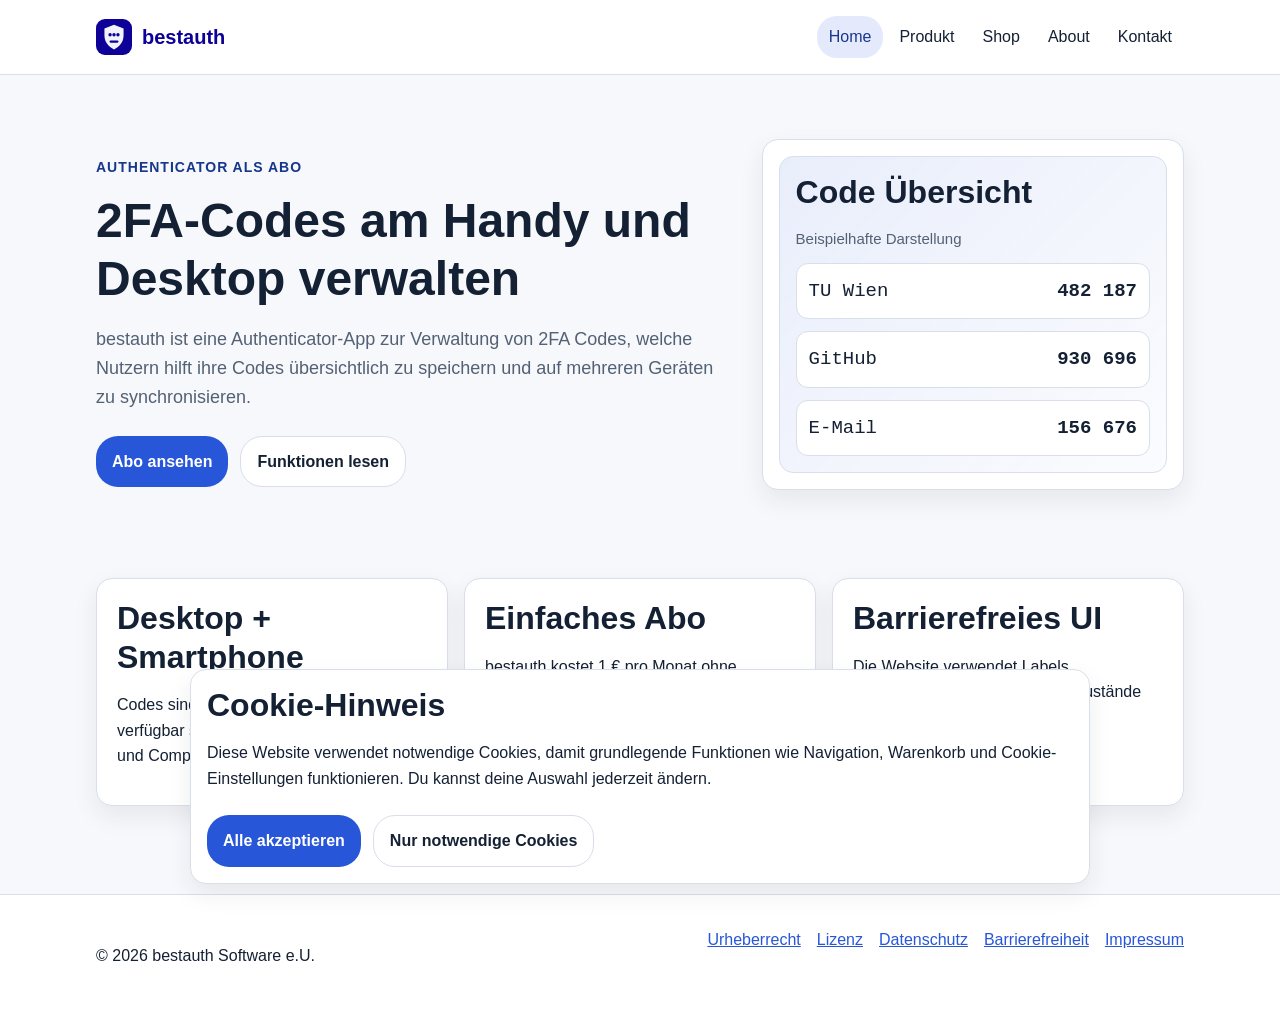
<file: index.html>
<!DOCTYPE html>
<html lang="de">
<head>
  <meta charset="UTF-8">
  <title> Home | bestauth</title>
  <link rel="stylesheet" href="css/style.css">
</head>
<body>
<a class="skip-link" href="#main">Zum Inhalt springen</a>
<header class="site-header">
  <div class="header-inner">
    <a class="logo" href="index.html" aria-label="bestauth Startseite">
      <img class="logo-mark" src="assets/icons/logo.svg" alt="" width="36" height="36">
      <span>bestauth</span>
    </a>
    <button class="nav-toggle" type="button" aria-expanded="false" aria-controls="main-navigation">Menü</button>
    <nav class="main-nav" id="main-navigation" aria-label="Hauptnavigation">
      <ul>
        <li><a href="index.html" aria-current="page">Home</a></li>
        <li><a href="product.html">Produkt</a></li>
        <li><a href="shop.html">Shop</a></li>
        <li><a href="about.html">About</a></li>
        <li><a href="contact.html">Kontakt</a></li>
      </ul>
    </nav>
  </div>
</header>
<main id="main">
  <section class="hero">
    <div class="container hero-grid">
      <div>
        <p class="eyebrow">Authenticator als Abo</p>
        <h1>2FA-Codes am Handy und Desktop verwalten</h1>
        <p class="lead">bestauth ist eine Authenticator-App zur Verwaltung von 2FA Codes, welche Nutzern hilft ihre Codes übersichtlich zu speichern und auf mehreren Geräten zu synchronisieren.</p>
        <div class="actions">
          <a class="button button-primary" href="shop.html">Abo ansehen</a>
          <a class="button button-secondary" href="product.html">Funktionen lesen</a>
        </div>
      </div>
      <div class="mockup" aria-label="App Vorschau">
        <div class="mockup-screen">
          <h2>Code Übersicht</h2>
          <p class="help-text">Beispielhafte Darstellung</p>
          <div class="mockup-code"><span>TU Wien</span><strong>482 187</strong></div>
          <div class="mockup-code"><span>GitHub</span><strong>930 696</strong></div>
          <div class="mockup-code"><span>E-Mail</span><strong>156 676</strong></div>
        </div>
      </div>
    </div>
  </section>
  <section class="section">
    <div class="container grid">
      <article class="card">
        <h2> Desktop + Smartphone</h2>
        <p>Codes sind nicht nur auf einem Gerät verfügbar sondern es ist möglich Handy und Computer zu synchronisieren</p>
      </article>
      <article class="card">
        <h2>Einfaches Abo</h2>
        <p> bestauth kostet 1 € pro Monat ohne versteckte Nebenkosten</p>
      </article>
      <article class="card">
        <h2>Barrierefreies UI</h2>
        <p>Die Website verwendet Labels, Alternativtexte, sichtbare Fokuszustände und ein kontrastreiches Layout</p>
      </article>
    </div>
  </section>
</main>
<footer class="site-footer">
  <div class="footer-inner">
    <p>&copy; 2026 bestauth Software e.U.</p>
    <div class="footer-links">
      <a href="media-licenses.html">Urheberrecht</a>
      <a href="license.html">Lizenz</a>
      <a href="privacy.html">Datenschutz</a>
      <a href="accessibility.html">Barrierefreiheit</a>
      <a href="imprint.html">Impressum</a>
    </div>
  </div>
</footer>
<div class="cookie-banner" hidden>
  <h2>Cookie-Hinweis</h2>
  <p>Diese Website verwendet notwendige Cookies, damit grundlegende Funktionen wie Navigation, Warenkorb und Cookie-Einstellungen funktionieren. Du kannst deine Auswahl jederzeit ändern.</p>
  <div class="actions">
    <button class="button button-primary" type="button" data-cookie-choice="all">Alle akzeptieren</button>
    <button class="button button-secondary" type="button" data-cookie-choice="necessary">Nur notwendige Cookies</button>
  </div>
</div>
<script src="js/script.js"></script>
</body>
</html>
</file>
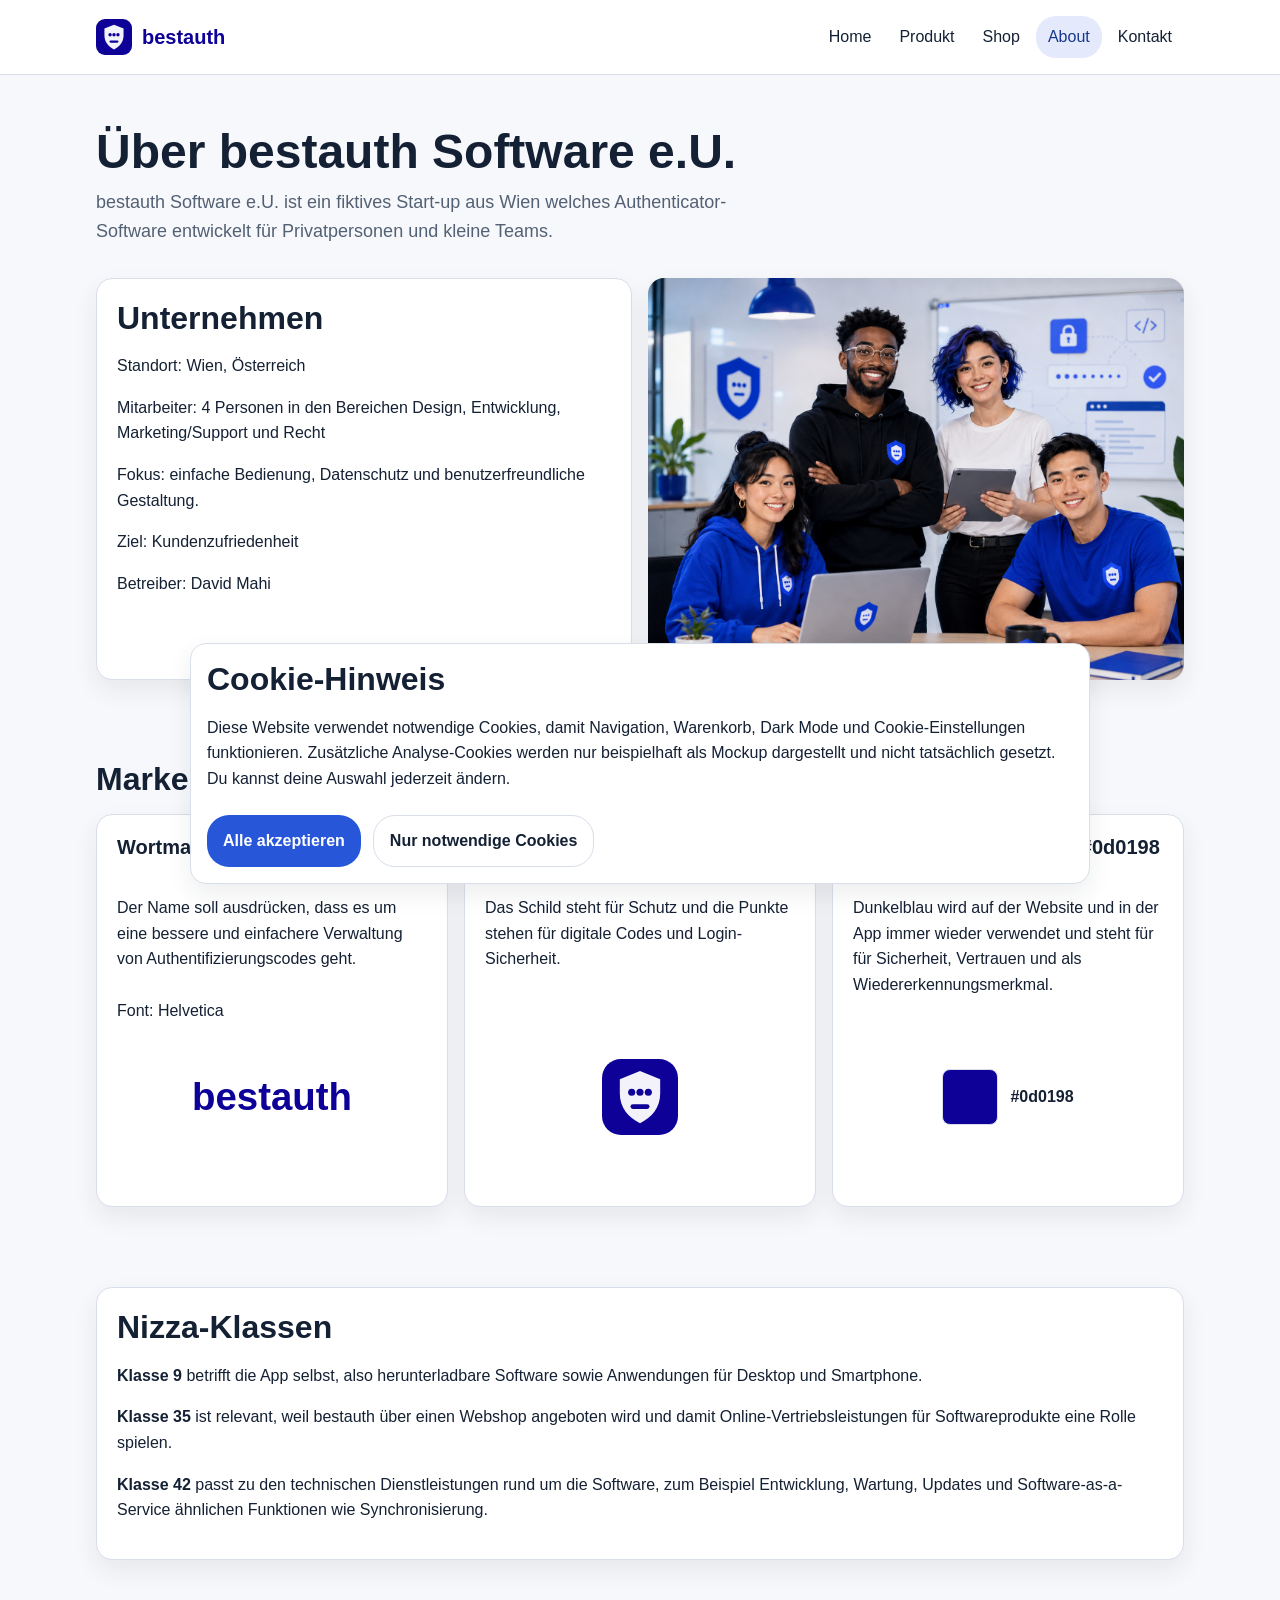
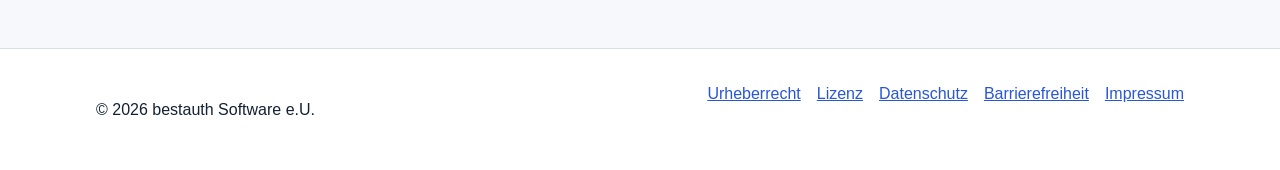
<file: about.html>
<!DOCTYPE html>
<html lang="de">
<head>
  <meta charset="UTF-8">
  <title>About | bestauth</title>
  <link rel="stylesheet" href="css/style.css">
</head>
<body>
<a class="skip-link" href="#main">Zum Inhalt springen</a>
<header class="site-header">
  <div class="header-inner">
    <a class="logo" href="index.html" aria-label="bestauth Startseite">
      <img class="logo-mark" src="assets/icons/logo.svg" alt="" width="36" height="36">
      <span>bestauth</span>
    </a>
    <button class="nav-toggle" type="button" aria-expanded="false" aria-controls="main-navigation">Menü</button>
    <nav class="main-nav" id="main-navigation" aria-label="Hauptnavigation">
      <ul>
        <li><a href="index.html">Home</a></li>
        <li><a href="product.html">Produkt</a></li>
        <li><a href="shop.html">Shop</a></li>
        <li><a href="about.html" aria-current="page">About</a></li>
        <li><a href="contact.html">Kontakt</a></li>
      </ul>
    </nav>
  </div>
</header>
<main id="main">
  <section class="page-header">
    <div class="container">
      <h1>Über bestauth Software e.U.</h1>
      <p class="lead">
        bestauth Software e.U. ist ein fiktives Start-up aus Wien welches Authenticator-Software entwickelt für Privatpersonen
        und kleine Teams.
      </p>
    </div>
  </section>

  <section class="section">
    <div class="container two-col">
      <div class="card">
        <h2>Unternehmen</h2>
        <p>Standort: Wien, Österreich</p>
        <p>Mitarbeiter: 4 Personen in den Bereichen Design, Entwicklung, Marketing/Support und Recht</p>
        <p>Fokus: einfache Bedienung, Datenschutz und benutzerfreundliche Gestaltung.</p>
        <p>Ziel: Kundenzufriedenheit </p>
        <p>Betreiber: David Mahi </p>
      </div>

      <img class="page-image" src="assets/images/team.png" alt="Team von bestauth">
    </div>
  </section>

  <section class="section">
    <div class="container">
      <h2>Markenformen</h2>

      <div class="grid">
        <article class="card brand-card">
          <h3>Wortmarke: bestauth</h3>
          <p>
            Der Name soll ausdrücken, dass es um eine bessere und einfachere
            Verwaltung von Authentifizierungscodes geht. 
            <br/> <br/>

            Font: Helvetica
          </p>
          <div class="brand-preview wordmark-preview">bestauth</div> <br/> <br/>

        </article>

        <article class="card brand-card">
          <h3>Bildmarke: Schild mit Punkten</h3>
          <p>
            Das Schild steht für Schutz und die Punkte stehen für digitale Codes
            und Login-Sicherheit.
          </p>
          <div class="brand-preview">
            <img class="logo-preview" src="assets/icons/logo.svg" alt="Bildmarke von bestauth">
          </div><br/> <br/>
        </article>

        <article class="card brand-card">
          <h3>Farbmarke: Dunkelblau #0d0198</h3>
          <p>
            Dunkelblau wird auf der Website und in der App immer wieder
            verwendet und steht für für Sicherheit, Vertrauen und als
            Wiedererkennungsmerkmal.
          </p>
          <div class="brand-preview color-preview">
            <span class="color-box" aria-hidden="true"></span>
            <span>#0d0198</span> 
          </div> <br/> <br/>
        </article>
      </div>
    </div>
  </section>

  <section class="section">
    <div class="container">
      <div class="notice">
        <h2>Nizza-Klassen</h2>
        <p>
          <strong>Klasse 9</strong> betrifft die App selbst, also herunterladbare
          Software sowie Anwendungen für Desktop und Smartphone.
        </p>

        <p>
          <strong>Klasse 35</strong> ist relevant, weil bestauth über einen Webshop
          angeboten wird und damit Online-Vertriebsleistungen für Softwareprodukte
          eine Rolle spielen.
        </p>

        <p>
          <strong>Klasse 42</strong> passt zu den technischen Dienstleistungen rund
          um die Software, zum Beispiel Entwicklung, Wartung, Updates und
          Software-as-a-Service ähnlichen Funktionen wie Synchronisierung.
        </p>
      </div>
    </div>
  </section>
</main>
<footer class="site-footer">
  <div class="footer-inner">
    <p>&copy; 2026 bestauth Software e.U. </p>
    <div class="footer-links">
      <a href="media-licenses.html">Urheberrecht</a>
      <a href="license.html">Lizenz</a>
      <a href="privacy.html">Datenschutz</a>
      <a href="accessibility.html">Barrierefreiheit</a>
      <a href="imprint.html">Impressum</a>
    </div>
  </div>
</footer>
<div class="cookie-banner" hidden>
  <h2>Cookie-Hinweis</h2>
  <p>Diese Website verwendet notwendige Cookies, damit Navigation, Warenkorb, Dark Mode und Cookie-Einstellungen funktionieren. Zusätzliche Analyse-Cookies werden nur beispielhaft als Mockup dargestellt und nicht tatsächlich gesetzt. Du kannst deine Auswahl jederzeit ändern.</p>
  <div class="actions">
    <button class="button button-primary" type="button" data-cookie-choice="all">Alle akzeptieren</button>
    <button class="button button-secondary" type="button" data-cookie-choice="necessary">Nur notwendige Cookies</button>
  </div>
</div>
<script src="js/script.js"></script>
</body>
</html>
</file>
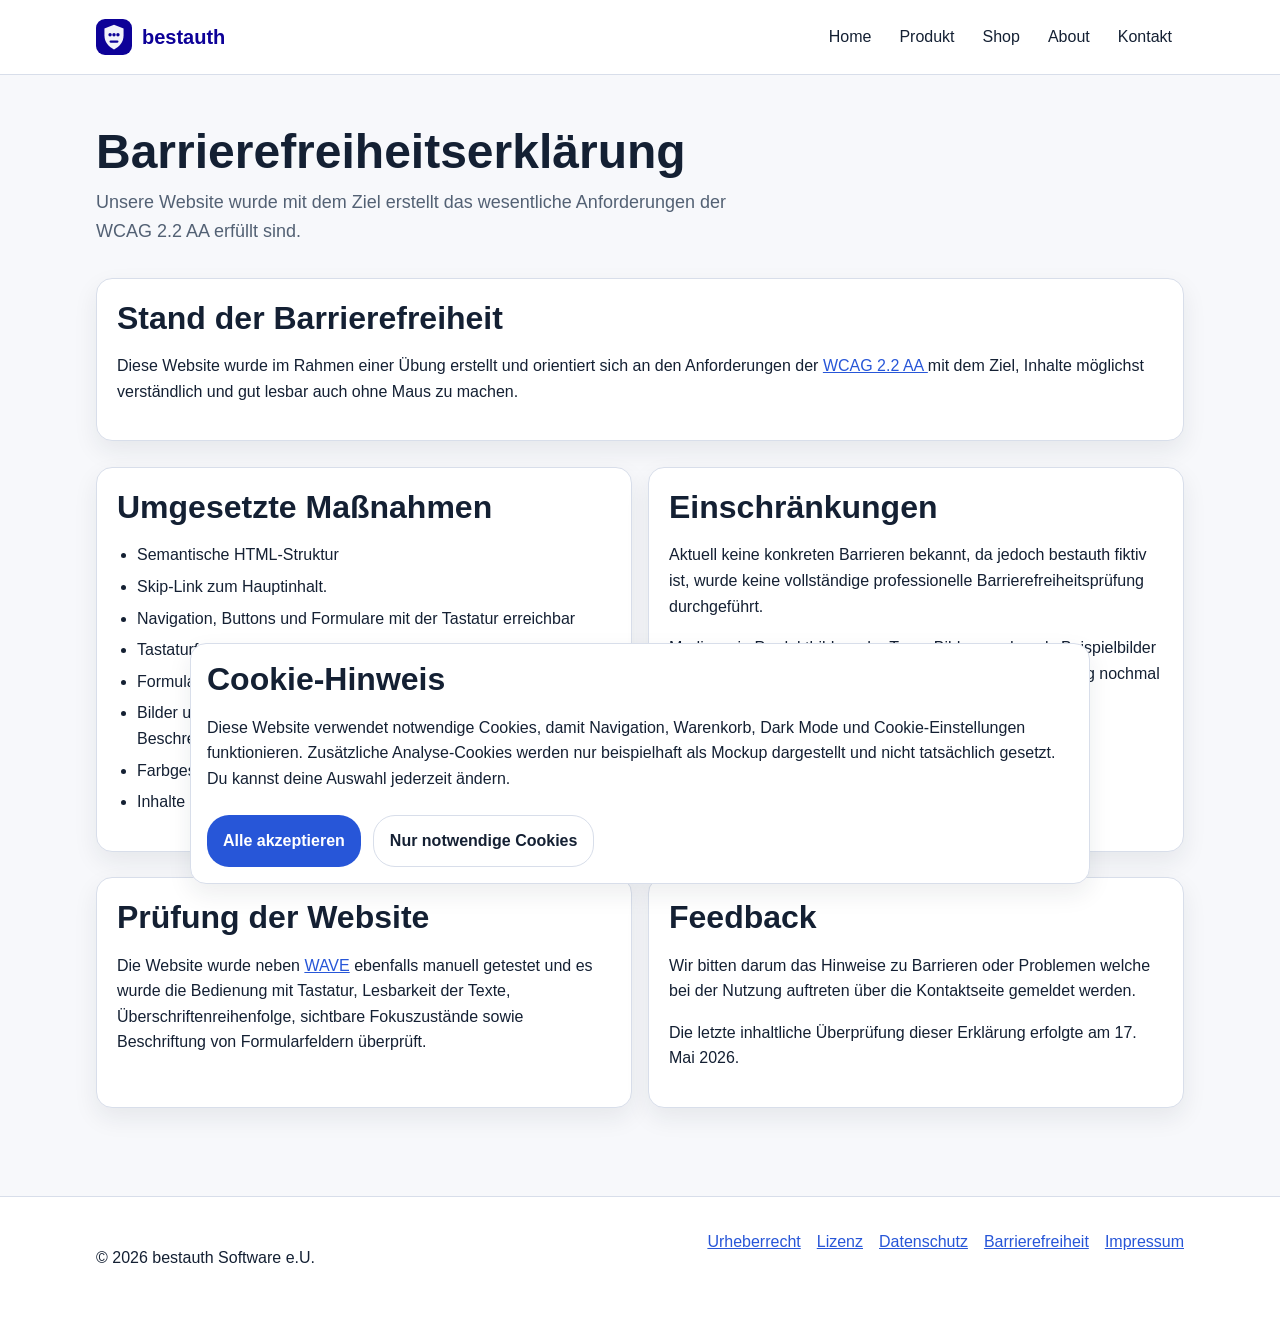
<file: accessibility.html>
<!DOCTYPE html>
<html lang="de">
<head>
  <meta charset="UTF-8">
  <title>Barrierefreiheit | bestauth</title>
  <link rel="stylesheet" href="css/style.css">
</head>
<body>
<a class="skip-link" href="#main">Zum Inhalt springen</a>
<header class="site-header">
  <div class="header-inner">
    <a class="logo" href="index.html" aria-label="bestauth Startseite">
      <img class="logo-mark" src="assets/icons/logo.svg" alt="" width="36" height="36">
      <span>bestauth</span>
    </a>
    <button class="nav-toggle" type="button" aria-expanded="false" aria-controls="main-navigation">Menü</button>
    <nav class="main-nav" id="main-navigation" aria-label="Hauptnavigation">
      <ul>
        <li><a href="index.html">Home</a></li>
        <li><a href="product.html">Produkt</a></li>
        <li><a href="shop.html">Shop</a></li>
        <li><a href="about.html">About</a></li>
        <li><a href="contact.html">Kontakt</a></li>
      </ul>
    </nav>
  </div>
</header>
<main id="main">
  <section class="page-header">
    <div class="container">

      <h1>Barrierefreiheitserklärung</h1>

      <p class="lead">
        Unsere Website wurde mit dem Ziel erstellt das wesentliche
        Anforderungen der WCAG 2.2 AA erfüllt sind.
      </p>
    </div>
  </section>

  <section class="section">
  <div class="container">
    <article class="card">
      <h2>Stand der Barrierefreiheit</h2>

      <p>
        Diese Website wurde im Rahmen einer Übung erstellt und orientiert sich
        an den Anforderungen der <a href="https://www.w3.org/TR/WCAG22/" target="blank"> WCAG 2.2 AA </a>
        mit dem Ziel, Inhalte möglichst verständlich und gut lesbar auch ohne
        Maus zu machen.
      </p>
    </article>
  </div>

  </br>

  <div class="container two-col">
    <article class="card">
      <h2>Umgesetzte Maßnahmen</h2>

      <ul class="check-list">
        <li>Semantische HTML-Struktur</li>
        <li>Skip-Link zum Hauptinhalt.</li>
        <li>Navigation, Buttons und Formulare mit der Tastatur erreichbar</li>
        <li>Tastaturfokus sichtbar gestaltet</li>
        <li>Formularfelder mit Labels beschriftet</li>
        <li>Bilder und grafische Platzhalter haben Alternativtexte/ARIA-Beschreibungen</li>
        <li>Farbgestaltung mit ausreichend Kontrast umgesetzt</li>
        <li>Inhalte einheitlich aufgebaut gegliedert</li>
      </ul>
    </article>

    <article class="card">
      <h2>Einschränkungen</h2>

      <p>
        Aktuell keine konkreten Barrieren bekannt, da jedoch bestauth fiktiv ist,
        wurde keine vollständige professionelle Barrierefreiheitsprüfung durchgeführt.
      </p>

      <p>
        Medien wie Produktbilder oder Team-Bilder wurden als Beispielbilder
        eingebunden und müssten bei einer echten Veröffentlichung nochmal
        vollständig geprüft und bei bedarf genauer definiert werden
      </p>
    </article>
  </div>

  </br>

  <div class="container two-col">
    <article class="card">
      <h2>Prüfung der Website</h2>

      <p>
        Die Website wurde neben <a href="https://wave.webaim.org/" target="blank">WAVE</a> ebenfalls manuell getestet und es wurde die Bedienung mit Tastatur, Lesbarkeit der Texte, Überschriftenreihenfolge,
        sichtbare Fokuszustände sowie Beschriftung von Formularfeldern überprüft.
      </p>

    </article>

    <article class="card">
      <h2>Feedback</h2>

      <p>
        Wir bitten darum das Hinweise zu Barrieren oder Problemen welche 
        bei der Nutzung auftreten über die Kontaktseite gemeldet werden.
      </p>

      <p>
        Die letzte inhaltliche Überprüfung dieser Erklärung erfolgte am
        17. Mai 2026.
      </p>
    </article>
  </div>
</section>
</main>
<footer class="site-footer">
  <div class="footer-inner">
    <p>&copy; 2026 bestauth Software e.U.</p>
    <div class="footer-links">
      <a href="media-licenses.html">Urheberrecht</a>
      <a href="license.html">Lizenz</a>
      <a href="privacy.html">Datenschutz</a>
      <a href="accessibility.html" aria-current="page">Barrierefreiheit</a>
      <a href="imprint.html">Impressum</a>
    </div>
  </div>
</footer>
<div class="cookie-banner" hidden>
  <h2>Cookie-Hinweis</h2>
  <p>Diese Website verwendet notwendige Cookies, damit Navigation, Warenkorb, Dark Mode und Cookie-Einstellungen funktionieren. Zusätzliche Analyse-Cookies werden nur beispielhaft als Mockup dargestellt und nicht tatsächlich gesetzt. Du kannst deine Auswahl jederzeit ändern.</p>
  <div class="actions">
    <button class="button button-primary" type="button" data-cookie-choice="all">Alle akzeptieren</button>
    <button class="button button-secondary" type="button" data-cookie-choice="necessary">Nur notwendige Cookies</button>
  </div>
</div>
<script src="js/script.js"></script>
</body>
</html>
</file>
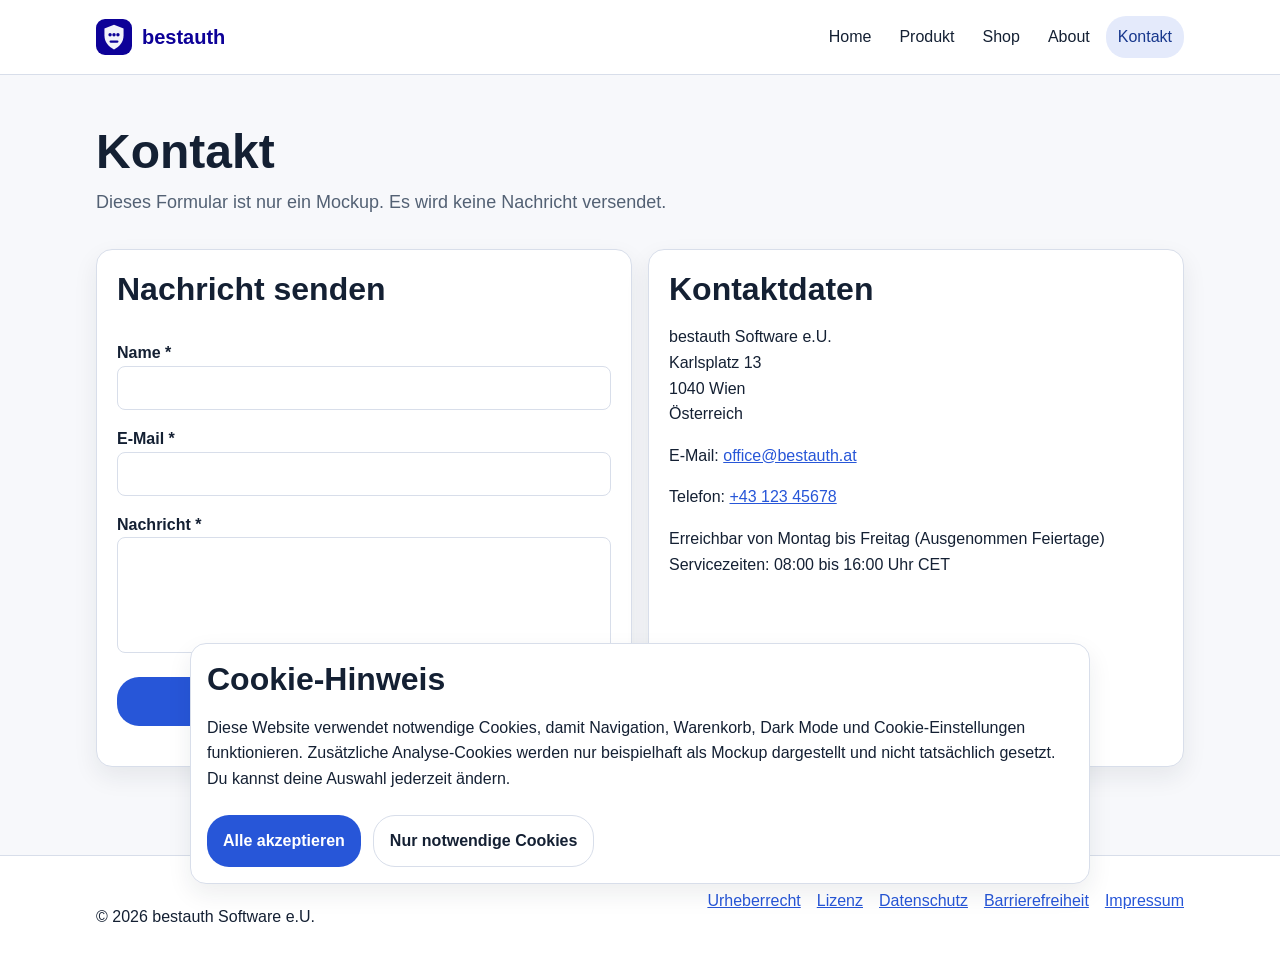
<file: contact.html>
<!DOCTYPE html>
<html lang="de">
<head>
  <meta charset="UTF-8">
  <meta name="viewport" content="width=device-width, initial-scale=1.0">
  <meta name="description" content="bestauth - fiktiver Webshop fuer eine Authenticator-App im Rahmen einer Uebung.">
  <title>Kontakt | bestauth</title>
  <link rel="stylesheet" href="css/style.css">
</head>
<body>
<a class="skip-link" href="#main">Zum Inhalt springen</a>
<header class="site-header">
  <div class="header-inner">
    <a class="logo" href="index.html" aria-label="bestauth Startseite">
      <img class="logo-mark" src="assets/icons/logo.svg" alt="" width="36" height="36">
      <span>bestauth</span>
    </a>
    <button class="nav-toggle" type="button" aria-expanded="false" aria-controls="main-navigation">Menü</button>
    <nav class="main-nav" id="main-navigation" aria-label="Hauptnavigation">
      <ul>
        <li><a href="index.html">Home</a></li>
        <li><a href="product.html">Produkt</a></li>
        <li><a href="shop.html">Shop</a></li>
        <li><a href="about.html">About</a></li>
        <li><a href="contact.html" aria-current="page">Kontakt</a></li>
      </ul>
    </nav>
  </div>
</header>
<main id="main">
  <section class="page-header">
    <div class="container">
      <h1>Kontakt</h1>
      <p class="lead">
        Dieses Formular ist nur ein Mockup. Es wird keine Nachricht versendet.
      </p>
    </div>
  </section>

  <section class="section">
    <div class="container two-col">
      <form class="form-card" data-demo-form novalidate>
        <h2>Nachricht senden</h2>

        <div>
          <label for="contact-name">Name *</label>
          <input
            id="contact-name"
            name="contact-name"
            autocomplete="name"
            required
          >
        </div>

        <div>
          <label for="contact-email">E-Mail *</label>
          <input
            id="contact-email"
            name="contact-email"
            type="email"
            autocomplete="email"
            required
          >
        </div>

        <div>
          <label for="contact-message">Nachricht *</label>
          <textarea
            id="contact-message"
            name="contact-message"
            rows="6"
            required
          ></textarea>
        </div>

        <button class="button button-primary" type="submit">
          Absenden
        </button>

        <p role="status" class="help-text"></p>
      </form>

      <aside class="card">
        <h2>Kontaktdaten</h2>

        <p>
          bestauth Software e.U.<br>
          Karlsplatz 13<br>
          1040 Wien<br>
          Österreich
        </p>

        <p>E-Mail: <a href="mailto:office@bestauth.at"> office@bestauth.at </a></p>
        <p>Telefon: <a href="tel:+43 123 45678">+43 123 45678 </a> </p>
        <p>
          Erreichbar von Montag bis Freitag (Ausgenommen Feiertage)<br>
          Servicezeiten: 08:00 bis 16:00 Uhr CET
        </p>
      </aside>
    </div>
  </section>
</main>
<footer class="site-footer">
  <div class="footer-inner">
    <p>&copy; 2026 bestauth Software e.U.</p>
    <div class="footer-links">
      <a href="media-licenses.html">Urheberrecht</a>
      <a href="license.html">Lizenz</a>
      <a href="privacy.html">Datenschutz</a>
      <a href="accessibility.html">Barrierefreiheit</a>
      <a href="imprint.html">Impressum</a>
    </div>
  </div>
</footer>
<div class="cookie-banner" hidden>
  <h2>Cookie-Hinweis</h2>
  <p>Diese Website verwendet notwendige Cookies, damit Navigation, Warenkorb, Dark Mode und Cookie-Einstellungen funktionieren. Zusätzliche Analyse-Cookies werden nur beispielhaft als Mockup dargestellt und nicht tatsächlich gesetzt. Du kannst deine Auswahl jederzeit ändern.</p>
  <div class="actions">
    <button class="button button-primary" type="button" data-cookie-choice="all">Alle akzeptieren</button>
    <button class="button button-secondary" type="button" data-cookie-choice="necessary">Nur notwendige Cookies</button>
  </div>
</div>
<script src="js/script.js"></script>
</body>
</html>
</file>
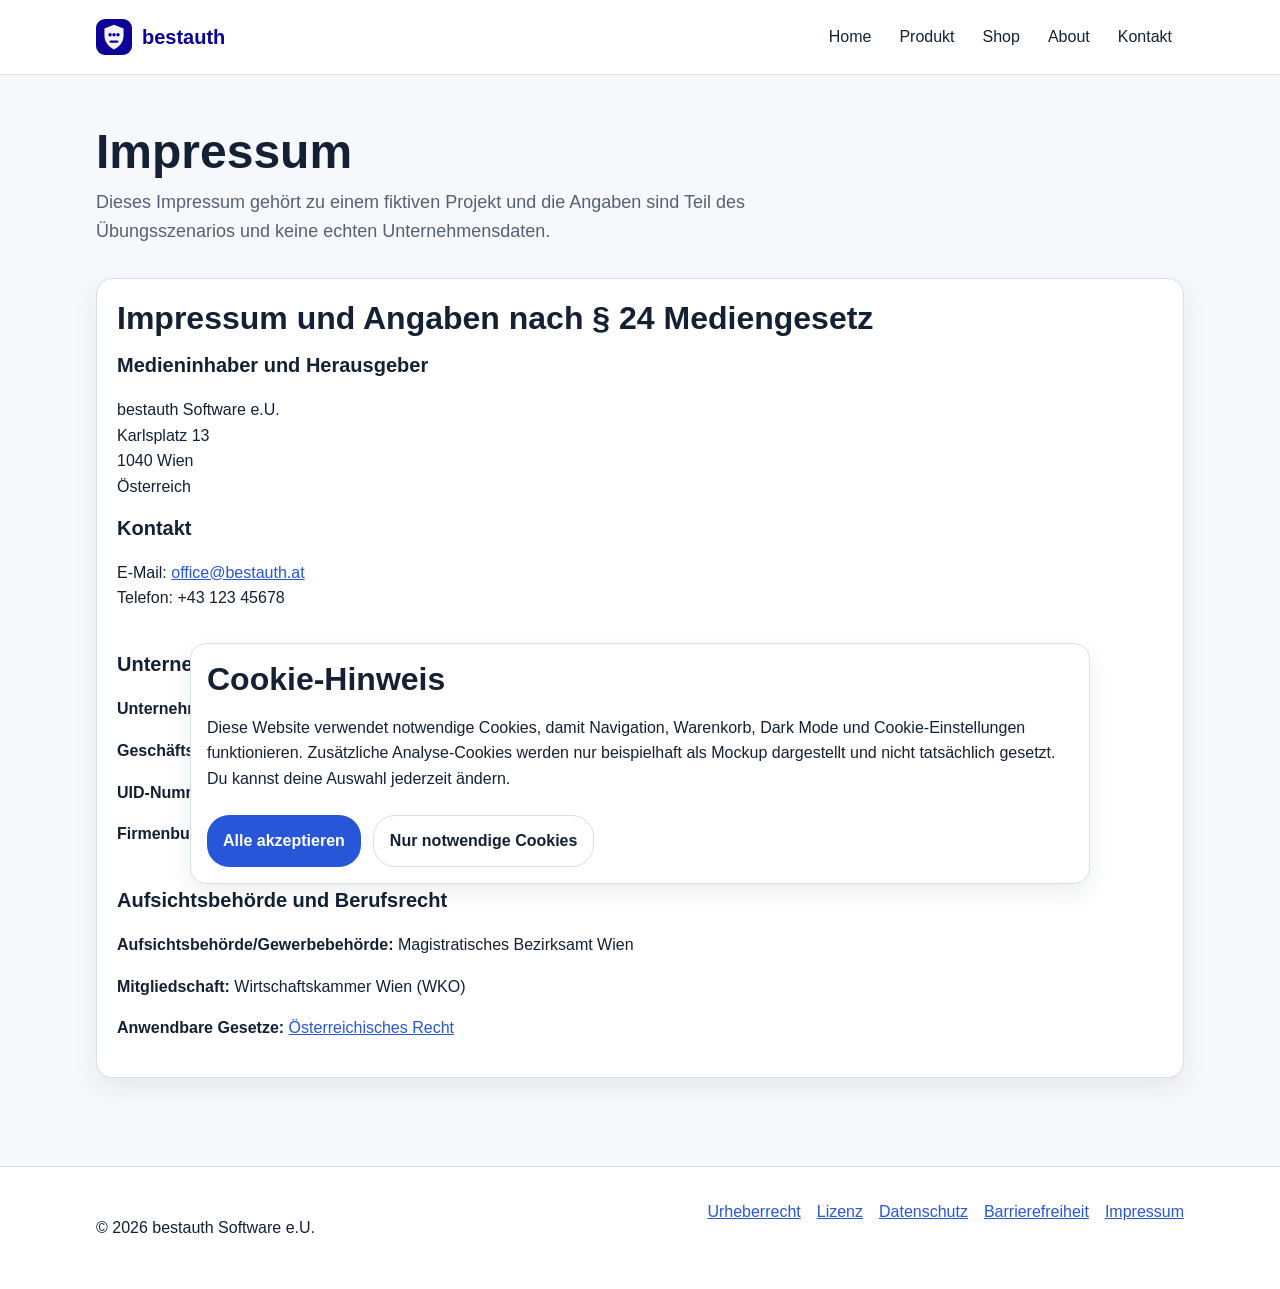
<file: imprint.html>
<!DOCTYPE html>
<html lang="de">
<head>
  <meta charset="UTF-8">
  <title>Impressum | bestauth</title>
  <link rel="stylesheet" href="css/style.css">
</head>
<body>
<a class="skip-link" href="#main">Zum Inhalt springen</a>
<header class="site-header">
  <div class="header-inner">
    <a class="logo" href="index.html" aria-label="bestauth Startseite">
      <img class="logo-mark" src="assets/icons/logo.svg" alt="" width="36" height="36">
      <span>bestauth</span>
    </a>
    <button class="nav-toggle" type="button" aria-expanded="false" aria-controls="main-navigation">Menü</button>
    <nav class="main-nav" id="main-navigation" aria-label="Hauptnavigation">
      <ul>
        <li><a href="index.html">Home</a></li>
        <li><a href="product.html">Produkt</a></li>
        <li><a href="shop.html">Shop</a></li>
        <li><a href="about.html">About</a></li>
        <li><a href="contact.html">Kontakt</a></li>
      </ul>
    </nav>
  </div>
</header>
<main id="main">
  <section class="page-header">
    <div class="container">
      <h1>Impressum</h1>

      <p class="lead">
        Dieses Impressum gehört zu einem fiktiven Projekt und die Angaben sind Teil des
        Übungsszenarios und keine echten Unternehmensdaten.
      </p>
    </div>
  </section>

<section class="section">
  <div class="container">
    <article class="card">
      <h2>Impressum und Angaben nach § 24 Mediengesetz</h2>

      <h3>Medieninhaber und Herausgeber</h3>
      <p>
        bestauth Software e.U.<br>
        Karlsplatz 13<br>
        1040 Wien<br>
        Österreich
      </p>

      <h3>Kontakt</h3>
      <p>
        E-Mail:
        <a href="mailto:office@bestauth.at">office@bestauth.at</a><br>
        Telefon: +43 123 45678
      </p>

      <br/>

      <h3>Unternehmensinformationen</h3>
      <p>
        <strong>Unternehmensgegenstand:</strong>
        Entwicklung und Vertrieb von digitaler Authenticator-Software.
      </p>
      <p>
        <strong>Geschäftsführer:</strong>
        David Mahi
      </p>
      <p>
        <strong>UID-Nummer:</strong>
        ATU12345678
      </p>
      <p>
        <strong>Firmenbuchnummer bzw. -gericht:</strong>
        FN 123456x, Handelsgericht Wien
      </p>

      <br/>

      <h3>Aufsichtsbehörde und Berufsrecht</h3>
      <p>
        <strong>Aufsichtsbehörde/Gewerbebehörde:</strong>
        Magistratisches Bezirksamt Wien
      </p>
      <p>
        <strong>Mitgliedschaft:</strong>
        Wirtschaftskammer Wien (WKO)
      </p>
      <p>
        <strong>Anwendbare Gesetze:</strong>
        <a href="https://www.ris.bka.gv.at/" target="blank">Österreichisches Recht </a>
      </p>

    </article>
  </div>
</section>
</main>
<footer class="site-footer">
  <div class="footer-inner">
    <p>&copy; 2026 bestauth Software e.U.</p>
    <div class="footer-links">
      <a href="media-licenses.html">Urheberrecht</a>
      <a href="license.html">Lizenz</a>
      <a href="privacy.html">Datenschutz</a>
      <a href="accessibility.html">Barrierefreiheit</a>
      <a href="imprint.html" aria-current="page">Impressum</a>
    </div>
  </div>
</footer>
<div class="cookie-banner" hidden>
  <h2>Cookie-Hinweis</h2>
  <p>Diese Website verwendet notwendige Cookies, damit Navigation, Warenkorb, Dark Mode und Cookie-Einstellungen funktionieren. Zusätzliche Analyse-Cookies werden nur beispielhaft als Mockup dargestellt und nicht tatsächlich gesetzt. Du kannst deine Auswahl jederzeit ändern.</p>
  <div class="actions">
    <button class="button button-primary" type="button" data-cookie-choice="all">Alle akzeptieren</button>
    <button class="button button-secondary" type="button" data-cookie-choice="necessary">Nur notwendige Cookies</button>
  </div>
</div>
<script src="js/script.js"></script>
</body>
</html>
</file>
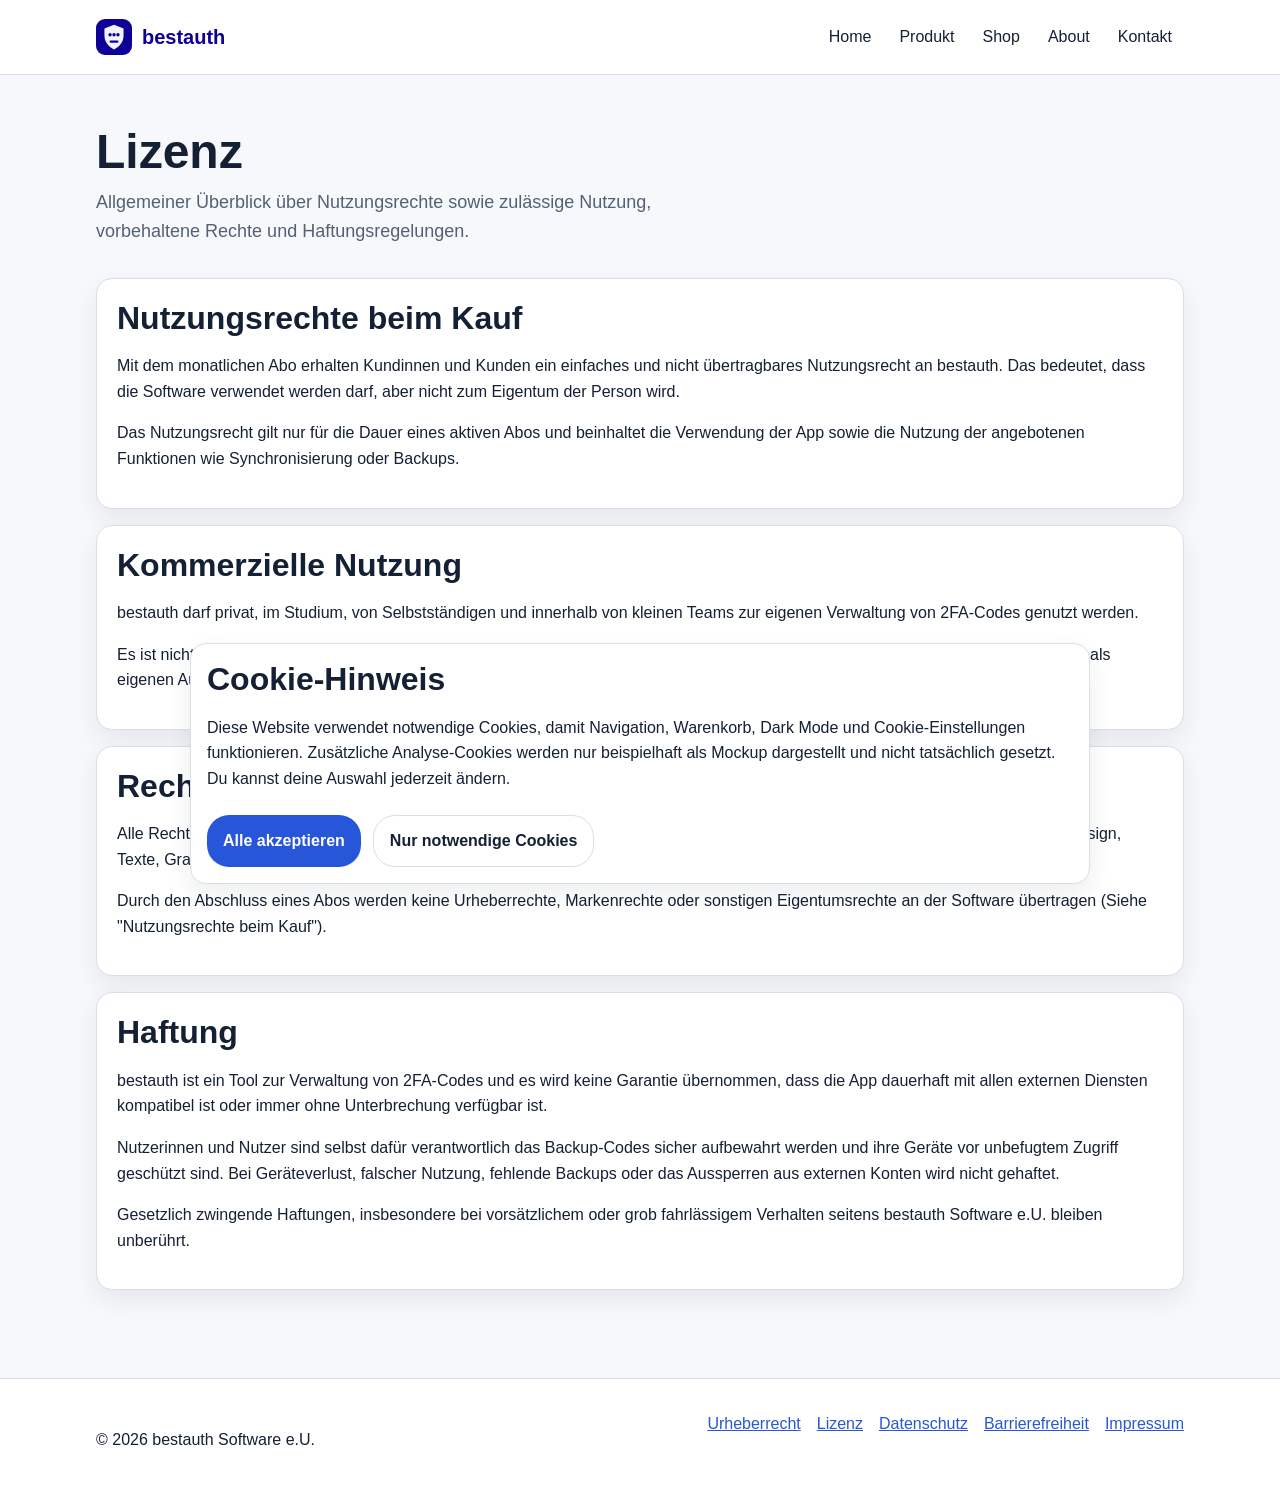
<file: license.html>
<!DOCTYPE html>
<html lang="de">
<head>
  <meta charset="UTF-8">
  <title>Lizenz | bestauth</title>
  <link rel="stylesheet" href="css/style.css">
</head>
<body>
<a class="skip-link" href="#main">Zum Inhalt springen</a>
<header class="site-header">
  <div class="header-inner">
    <a class="logo" href="index.html" aria-label="bestauth Startseite">
      <img class="logo-mark" src="assets/icons/logo.svg" alt="" width="36" height="36">
      <span>bestauth</span>
    </a>
    <button class="nav-toggle" type="button" aria-expanded="false" aria-controls="main-navigation">Menü</button>
    <nav class="main-nav" id="main-navigation" aria-label="Hauptnavigation">
      <ul>
        <li><a href="index.html">Home</a></li>
        <li><a href="product.html">Produkt</a></li>
        <li><a href="shop.html">Shop</a></li>
        <li><a href="about.html">About</a></li>
        <li><a href="contact.html">Kontakt</a></li>
      </ul>
    </nav>
  </div>
</header>
<main id="main">
  <section class="page-header">
    <div class="container">
      <h1>Lizenz</h1>
      <p class="lead">
          Allgemeiner Überblick über Nutzungsrechte sowie zulässige Nutzung, 
          vorbehaltene Rechte und Haftungsregelungen.
      </p>
    </div>
  </section>

<section class="section">
  <div class="container license-cards">
    <article class="card">
      <h2>Nutzungsrechte beim Kauf</h2>
      <p>
        Mit dem monatlichen Abo erhalten Kundinnen und Kunden ein einfaches und nicht 
        übertragbares Nutzungsrecht an
        bestauth. Das bedeutet, dass die Software verwendet werden darf, aber
        nicht zum Eigentum der Person wird.
      </p>
      <p>
        Das Nutzungsrecht gilt nur für die Dauer eines aktiven Abos und beinhaltet
        die Verwendung der App sowie die Nutzung der angebotenen Funktionen 
        wie Synchronisierung oder Backups.
      </p>
    </article>

    <article class="card">
      <h2>Kommerzielle Nutzung</h2>
      <p>
        bestauth darf privat, im Studium, von Selbstständigen und innerhalb von
        kleinen Teams zur eigenen Verwaltung von 2FA-Codes genutzt werden. 
      </p>
      <p>
        Es ist nicht erlaubt bestauth weiterzuverkaufen, zu vermieten,
        Zugangsdaten an Dritte bzw. unbeteiligte weiterzugeben oder die Software als eigenen
        Authenticator-Dienst an andere anzubieten.
      </p>
    </article>

    <article class="card">
      <h2>Rechte die dem Unternehmen vorbehalten bleiben</h2>
      <p>
        Alle Rechte an bestauth bleiben bei bestauth Software e.U. und dazu gehören
        insbesondere der Quellcode, die Marke, das Logo, das Design, Texte,
        Grafiken, technische Konzepte und zukünftige Weiterentwicklungen.
      </p>
      <p>
        Durch den Abschluss eines Abos werden keine Urheberrechte, Markenrechte
        oder sonstigen Eigentumsrechte an der Software übertragen 
        (Siehe "Nutzungsrechte beim Kauf").
      </p>
    </article>

    <article class="card">
      <h2>Haftung</h2>
      <p>
        bestauth ist ein Tool zur Verwaltung von 2FA-Codes und es wird
        keine Garantie übernommen, dass die App dauerhaft mit allen externen
        Diensten kompatibel ist oder immer ohne Unterbrechung verfügbar
        ist.
      </p>
      <p>
        Nutzerinnen und Nutzer sind selbst dafür verantwortlich das Backup-Codes
        sicher aufbewahrt werden und ihre Geräte vor unbefugtem Zugriff geschützt sind. 
        Bei Geräteverlust, falscher Nutzung, fehlende Backups oder
        das Aussperren aus externen Konten wird nicht gehaftet.
      </p>
      <p>
        Gesetzlich zwingende Haftungen, insbesondere bei vorsätzlichem oder grob fahrlässigem
         Verhalten seitens bestauth Software e.U. bleiben unberührt.
      </p>
    </article>
  </div>
</section>
</main>
<footer class="site-footer">
  <div class="footer-inner">
    <p>&copy; 2026 bestauth Software e.U.</p>
    <div class="footer-links">
      <a href="media-licenses.html">Urheberrecht</a>
      <a href="license.html" aria-current="page">Lizenz</a>
      <a href="privacy.html">Datenschutz</a>
      <a href="accessibility.html">Barrierefreiheit</a>
      <a href="imprint.html">Impressum</a>
    </div>
  </div>
</footer>
<div class="cookie-banner" hidden>
  <h2>Cookie-Hinweis</h2>
  <p>Diese Website verwendet notwendige Cookies, damit Navigation, Warenkorb, Dark Mode und Cookie-Einstellungen funktionieren. Zusätzliche Analyse-Cookies werden nur beispielhaft als Mockup dargestellt und nicht tatsächlich gesetzt. Du kannst deine Auswahl jederzeit ändern.</p>
  <div class="actions">
    <button class="button button-primary" type="button" data-cookie-choice="all">Alle akzeptieren</button>
    <button class="button button-secondary" type="button" data-cookie-choice="necessary">Nur notwendige Cookies</button>
  </div>
</div>
<script src="js/script.js"></script>
</body>
</html>
</file>
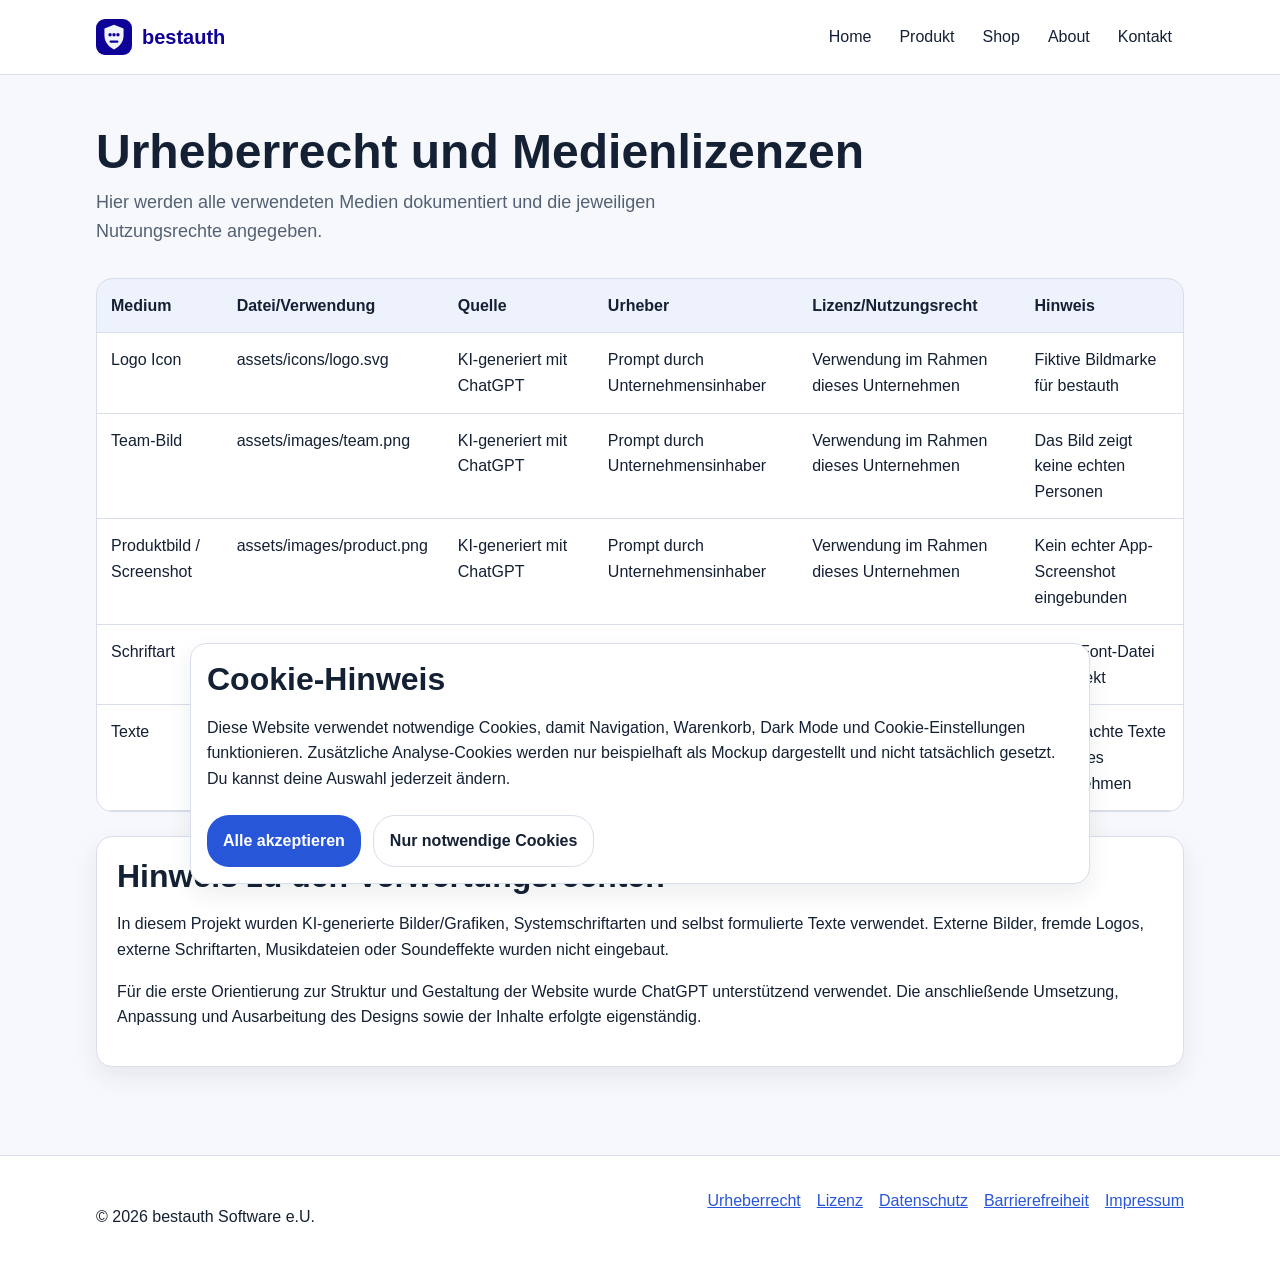
<file: media-licenses.html>
<!DOCTYPE html>
<html lang="de">
<head>
  <meta charset="UTF-8">
  <title>Medienlizenzen | bestauth</title>
  <link rel="stylesheet" href="css/style.css">
</head>
<body>
<a class="skip-link" href="#main">Zum Inhalt springen</a>
<header class="site-header">
  <div class="header-inner">
    <a class="logo" href="index.html" aria-label="bestauth Startseite">
      <img class="logo-mark" src="assets/icons/logo.svg" alt="" width="36" height="36">
      <span>bestauth</span>
    </a>
    <button class="nav-toggle" type="button" aria-expanded="false" aria-controls="main-navigation">Menü</button>
    <nav class="main-nav" id="main-navigation" aria-label="Hauptnavigation">
      <ul>
        <li><a href="index.html">Home</a></li>
        <li><a href="product.html">Produkt</a></li>
        <li><a href="shop.html">Shop</a></li>
        <li><a href="about.html">About</a></li>
        <li><a href="contact.html">Kontakt</a></li>
      </ul>
    </nav>
  </div>
</header>
<main id="main">
    <section class="page-header">
        <div class="container">
            <h1>Urheberrecht und Medienlizenzen</h1>
            <p class="lead">
                Hier werden alle verwendeten Medien dokumentiert und die jeweiligen
                Nutzungsrechte angegeben.
            </p>
        </div>
    </section>

    <section class="section">
        <div class="container">
            <div class="table-wrap">
                <table>
                    <caption class="sr-only">Übersicht der verwendeten Medien</caption>
                    <thead>
                        <tr>
                            <th>Medium</th>
                            <th>Datei/Verwendung</th>
                            <th>Quelle</th>
                            <th>Urheber</th>
                            <th>Lizenz/Nutzungsrecht</th>
                            <th>Hinweis</th>
                        </tr>
                    </thead>

                    <tbody>
                        <tr>
                            <td>Logo Icon</td>
                            <td>assets/icons/logo.svg</td>
                            <td>KI-generiert mit ChatGPT</td>
                            <td>Prompt durch Unternehmensinhaber</td>
                            <td>Verwendung im Rahmen dieses Unternehmen</td>
                            <td>Fiktive Bildmarke für bestauth</td>
                        </tr>

                        <tr>
                            <td>Team-Bild</td>
                            <td>assets/images/team.png</td>
                            <td>KI-generiert mit ChatGPT</td>
                            <td>Prompt durch Unternehmensinhaber</td>
                            <td>Verwendung im Rahmen dieses Unternehmen</td>
                            <td>Das Bild zeigt keine echten Personen</td>
                        </tr>

                        <tr>
                            <td>Produktbild / Screenshot</td>
                            <td>assets/images/product.png</td>
                            <td>KI-generiert mit ChatGPT</td>
                            <td>Prompt durch Unternehmensinhaber</td>
                            <td>Verwendung im Rahmen dieses Unternehmen</td>
                            <td>Kein echter App-Screenshot eingebunden</td>
                        </tr>

                        <tr>
                            <td>Schriftart</td>
                            <td>Systemschrift Arial/Helvetica</td>
                            <td>lokales Betriebssystem</td>
                            <td>Systemschrift</td>
                            <td>keine externe Quelle</td>
                            <td>Keine Font-Datei im Projekt</td>
                        </tr>

                        <tr>
                            <td>Texte</td>
                            <td>alle HTML-Seiten</td>
                            <td>selbst formuliert</td>
                            <td>Unternehmensinhaber</td>
                            <td>eigenes Werk</td>
                            <td>Vereinfachte Texte für dieses Unternehmen</td>
                        </tr>
                    </tbody>
                </table>
            </div>

            <div class="notice" style="margin-top: 24px;">
                <h2>Hinweis zu den Verwertungsrechten</h2>
                <p>
                  In diesem Projekt wurden KI-generierte Bilder/Grafiken,
                  Systemschriftarten und selbst formulierte Texte verwendet. Externe Bilder,
                  fremde Logos, externe Schriftarten, Musikdateien oder Soundeffekte wurden
                  nicht eingebaut.
                </p>
                <p>
                    Für die erste Orientierung zur Struktur und Gestaltung der Website wurde ChatGPT unterstützend verwendet.
                    Die anschließende Umsetzung, Anpassung und Ausarbeitung des Designs sowie der Inhalte erfolgte eigenständig.
                </p>
            </div>
        </div>
    </section>
</main>
<footer class="site-footer">
  <div class="footer-inner">
    <p>&copy; 2026 bestauth Software e.U.</p>
    <div class="footer-links">
      <a href="media-licenses.html" aria-current="page">Urheberrecht</a>
      <a href="license.html">Lizenz</a>
      <a href="privacy.html">Datenschutz</a>
      <a href="accessibility.html">Barrierefreiheit</a>
      <a href="imprint.html">Impressum</a>
    </div>
  </div>
</footer>
<div class="cookie-banner" hidden>
  <h2>Cookie-Hinweis</h2>
  <p>Diese Website verwendet notwendige Cookies, damit Navigation, Warenkorb, Dark Mode und Cookie-Einstellungen funktionieren. Zusätzliche Analyse-Cookies werden nur beispielhaft als Mockup dargestellt und nicht tatsächlich gesetzt. Du kannst deine Auswahl jederzeit ändern.</p>
  <div class="actions">
    <button class="button button-primary" type="button" data-cookie-choice="all">Alle akzeptieren</button>
    <button class="button button-secondary" type="button" data-cookie-choice="necessary">Nur notwendige Cookies</button>
  </div>
</div>
<script src="js/script.js"></script>
</body>
</html>
</file>
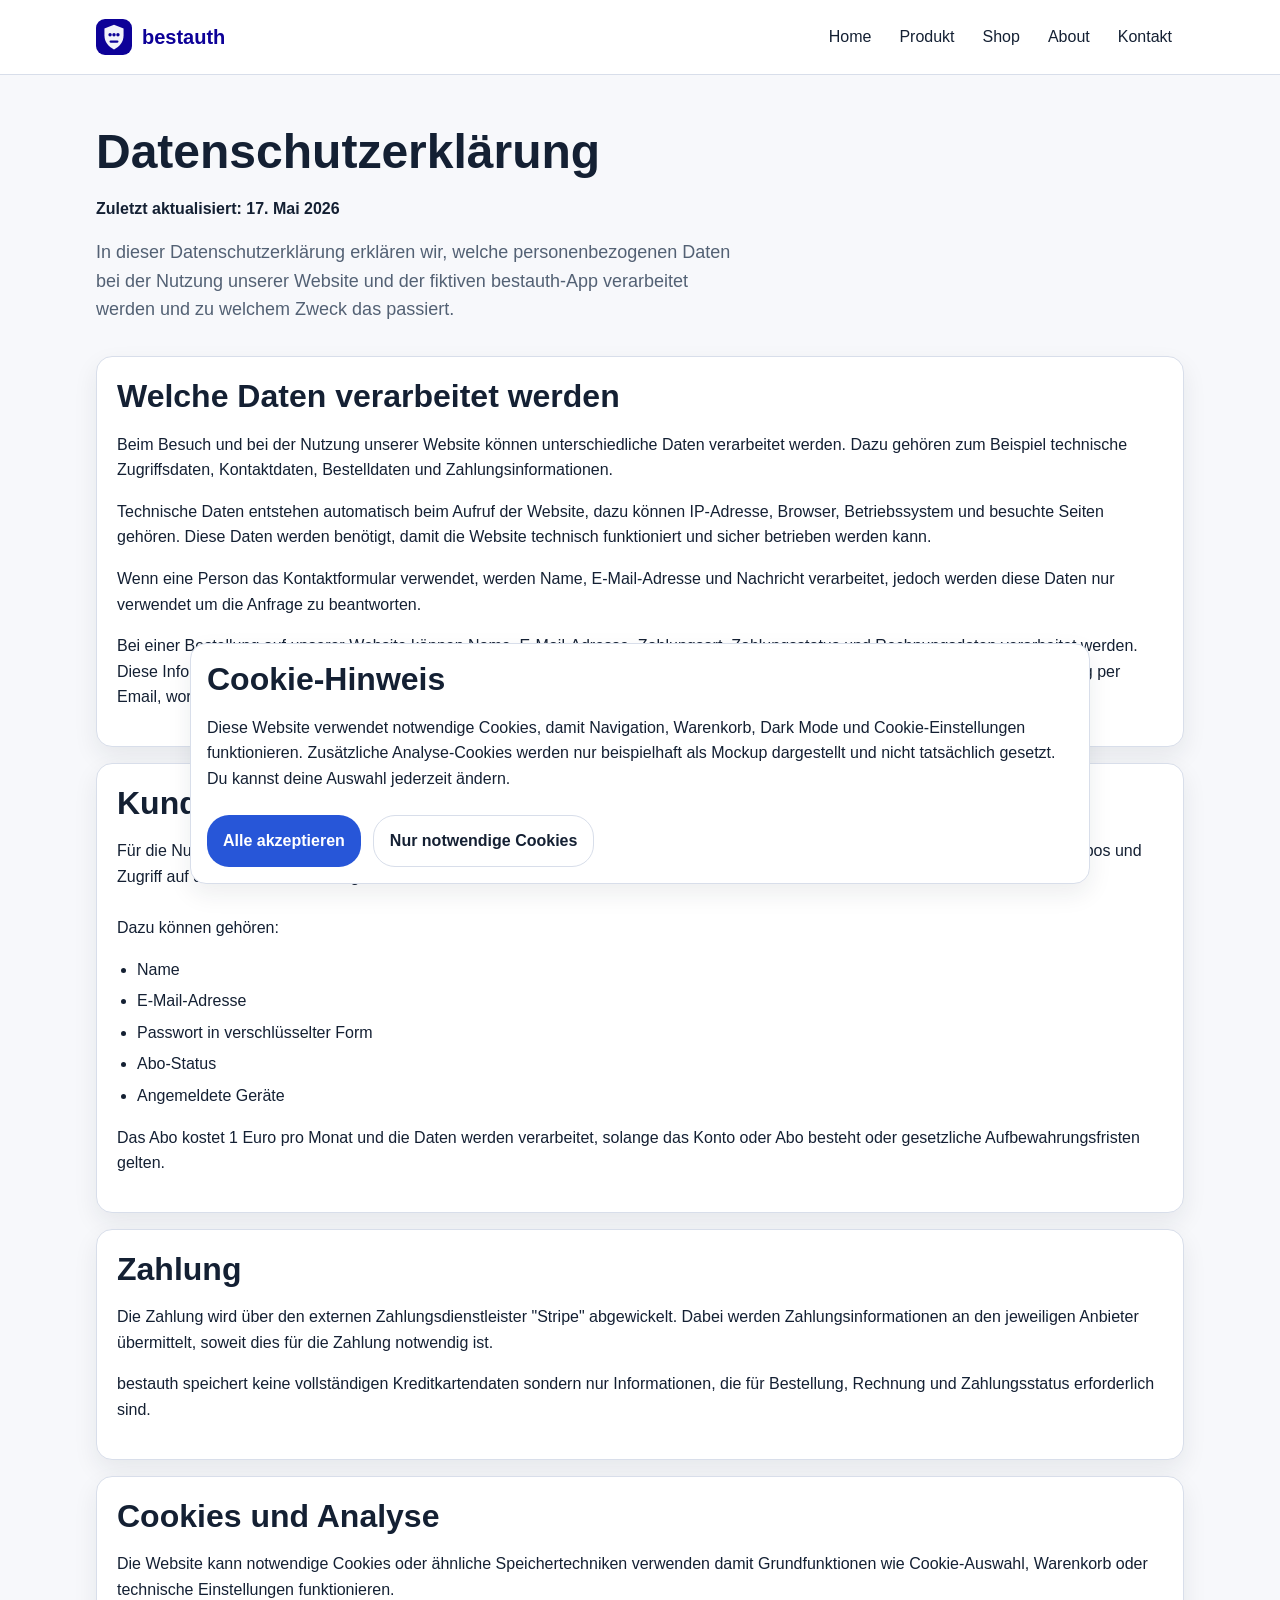
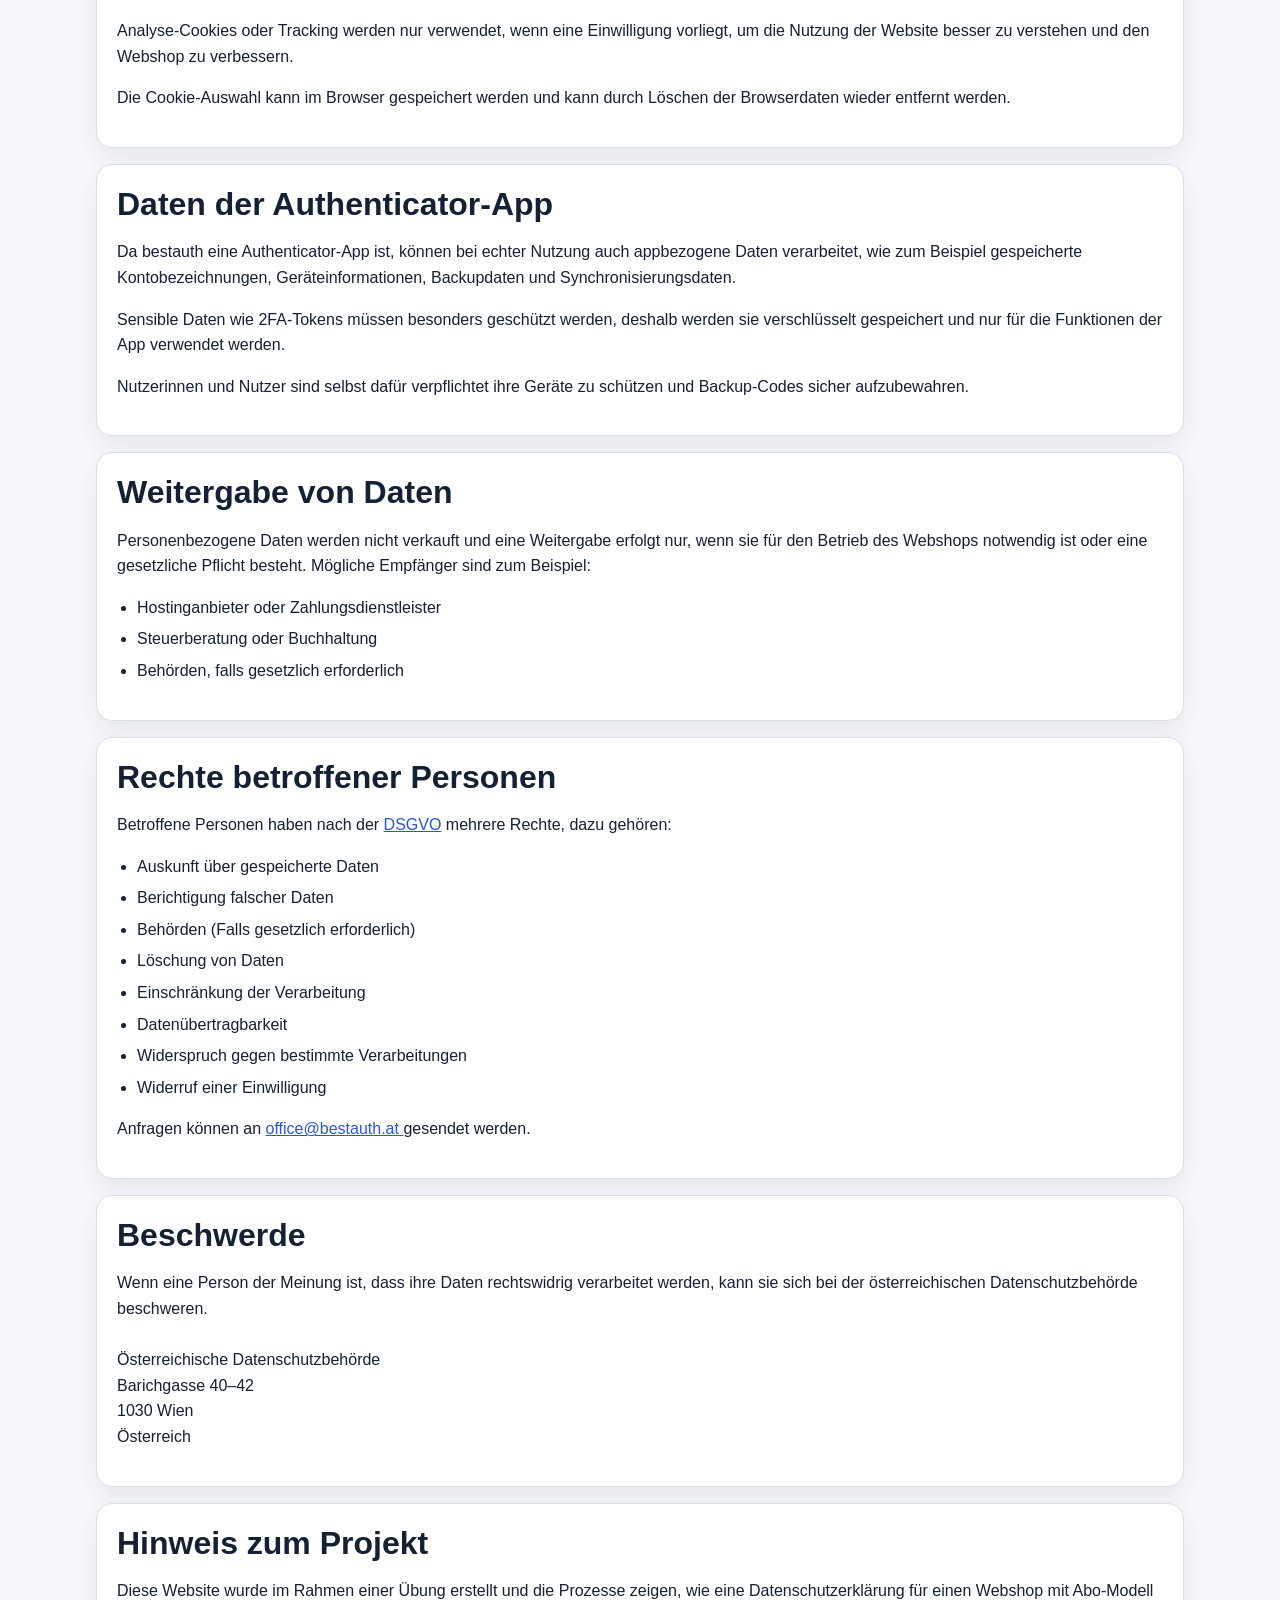
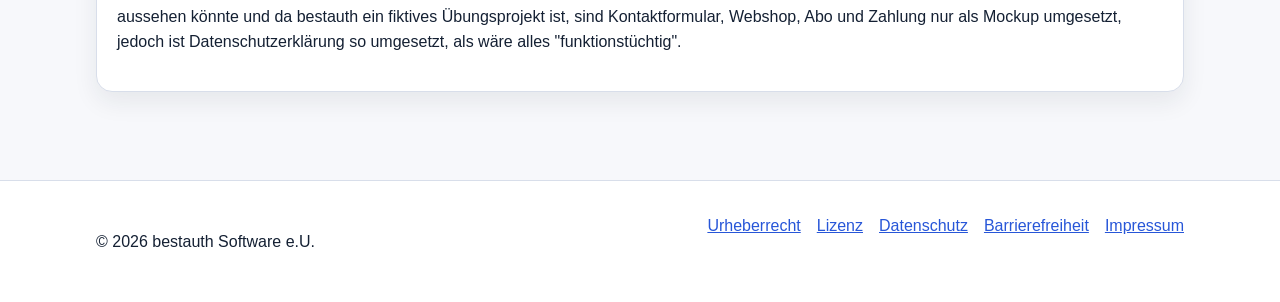
<file: privacy.html>
<!DOCTYPE html>
<html lang="de">
<head>
  <meta charset="UTF-8">
  <title>Datenschutz | bestauth</title>
  <link rel="stylesheet" href="css/style.css">
</head>
<body>
<a class="skip-link" href="#main">Zum Inhalt springen</a>
<header class="site-header">
  <div class="header-inner">
    <a class="logo" href="index.html" aria-label="bestauth Startseite">
      <img class="logo-mark" src="assets/icons/logo.svg" alt="" width="36" height="36">
      <span>bestauth</span>
    </a>
    <button class="nav-toggle" type="button" aria-expanded="false" aria-controls="main-navigation">Menü</button>
    <nav class="main-nav" id="main-navigation" aria-label="Hauptnavigation">
      <ul>
        <li><a href="index.html">Home</a></li>
        <li><a href="product.html">Produkt</a></li>
        <li><a href="shop.html">Shop</a></li>
        <li><a href="about.html">About</a></li>
        <li><a href="contact.html">Kontakt</a></li>
      </ul>
    </nav>
  </div>
</header>
<main id="main">
  <section class="page-header">
    <div class="container">
      <h1>Datenschutzerklärung</h1>
      <p><strong >Zuletzt aktualisiert: 17. Mai 2026 </strong> </p>

      <p class="lead">
        In dieser Datenschutzerklärung erklären wir, welche personenbezogenen Daten bei der 
        Nutzung unserer Website und der fiktiven bestauth-App verarbeitet 
        werden und zu welchem Zweck das passiert.
      </p>
    </div>
  </section>

<section class="section">
  <div class="container license-cards">
    <article class="card">
      <h2>Welche Daten verarbeitet werden</h2>
      <p>
        Beim Besuch und bei der Nutzung unserer Website können unterschiedliche Daten verarbeitet werden. 
        Dazu gehören zum Beispiel technische Zugriffsdaten, Kontaktdaten, Bestelldaten und Zahlungsinformationen.
      </p>
      <p>
        Technische Daten entstehen automatisch beim Aufruf der Website, dazu können IP-Adresse, Browser, Betriebssystem 
        und besuchte Seiten gehören. Diese Daten werden benötigt, damit die Website technisch funktioniert 
        und sicher betrieben werden kann.
      </p>
      <p>
        Wenn eine Person das Kontaktformular verwendet, werden Name, E-Mail-Adresse und Nachricht verarbeitet, jedoch werden
        diese Daten nur verwendet um die Anfrage zu beantworten.
      </p>
      <p>
        Bei einer Bestellung auf unserer Website können Name, E-Mail-Adresse, Zahlungsart, Zahlungsstatus und
        Rechnungsdaten verarbeitet werden. Diese Informationen werden benötigt, um das Abo bereitzustellen 
        und die Bestellung abzuwickeln.

        Im Anschluss erhält man einen Zugang per Email, worüber man die Erstellung seines "bestauth"-Account fortsetzen kann.
      </p>
    </article>

    <article class="card">
      <h2>Kundenkonto und Abo</h2>
      <p>
        Für die Nutzung von bestauth ist ein Kundenkonto erforderlich, dabei werden die Daten verarbeitet, 
        die für Anmeldung, Verwaltung des Abos und Zugriff auf die Software notwendig sind. <br/><br/>
        
        Dazu können gehören:
        <ul class="check-list">
          <li>Name</li>
          <li>E-Mail-Adresse</li>
          <li>Passwort in verschlüsselter Form</li>
          <li>Abo-Status</li>
          <li>Angemeldete Geräte</li>
        </ul>
      </p>

      <p>
        Das Abo kostet 1 Euro pro Monat und die Daten werden verarbeitet, solange das Konto
         oder Abo besteht oder gesetzliche Aufbewahrungsfristen gelten.
      </p>
    </article>

    <article class="card">
      <h2>Zahlung</h2>
      <p>
        Die Zahlung wird über den externen Zahlungsdienstleister "Stripe" abgewickelt. Dabei werden
         Zahlungsinformationen an den jeweiligen Anbieter übermittelt, 
         soweit dies für die Zahlung notwendig ist.
      </p>
      <p>
        bestauth speichert keine vollständigen Kreditkartendaten sondern nur
        Informationen, die für Bestellung, Rechnung und Zahlungsstatus erforderlich sind.
      </p>
    </article>

    <article class="card">
      <h2>Cookies und Analyse</h2>
      <p>
        Die Website kann notwendige Cookies oder ähnliche Speichertechniken verwenden damit Grundfunktionen 
        wie Cookie-Auswahl, Warenkorb oder technische Einstellungen funktionieren.
      </p>
      <p>
        Analyse-Cookies oder Tracking werden nur verwendet, wenn eine Einwilligung vorliegt, um 
        die Nutzung der Website besser zu verstehen und den Webshop zu verbessern.
      </p>
      <p>
        Die Cookie-Auswahl kann im Browser gespeichert werden und kann durch
        Löschen der Browserdaten wieder entfernt werden.
      </p>
    </article>

    <article class="card">
      <h2>Daten der Authenticator-App</h2>
      <p>
        Da bestauth eine Authenticator-App ist, können bei echter Nutzung auch appbezogene 
        Daten verarbeitet, wie zum Beispiel gespeicherte Kontobezeichnungen, Geräteinformationen, 
        Backupdaten und Synchronisierungsdaten.
      </p>
      <p>
        Sensible Daten wie 2FA-Tokens müssen besonders geschützt werden, deshalb werden sie 
        verschlüsselt gespeichert und nur für die Funktionen der App verwendet werden.
      </p>
      <p>
        Nutzerinnen und Nutzer sind selbst dafür verpflichtet 
        ihre Geräte zu schützen und Backup-Codes sicher aufzubewahren.
      </p>
    </article>

    <article class="card">
      <h2>Weitergabe von Daten</h2>
      <p>
        Personenbezogene Daten werden nicht verkauft und eine Weitergabe erfolgt nur, 
        wenn sie für den Betrieb des Webshops notwendig ist oder eine gesetzliche Pflicht besteht.

        Mögliche Empfänger sind zum Beispiel:
        <ul class="check-list">
          <li>Hostinganbieter oder Zahlungsdienstleister</li>
          <li>Steuerberatung oder Buchhaltung</li>
          <li>Behörden, falls gesetzlich erforderlich</li>
        </ul>
      </p>
    </article>

    <article class="card">
      <h2>Rechte betroffener Personen</h2>
      <p>
        Betroffene Personen haben nach der <a href="https://www.jusline.at/gesetz/dsgvo" target="_blank"> DSGVO</a> mehrere Rechte, dazu gehören:
        <ul class="check-list">
          <li>Auskunft über gespeicherte Daten</li>
          <li>Berichtigung falscher Daten</li>
          <li>Behörden (Falls gesetzlich erforderlich)</li>
          <li>Löschung von Daten</li>
          <li>Einschränkung der Verarbeitung</li>
          <li>Datenübertragbarkeit</li>
          <li>Widerspruch gegen bestimmte Verarbeitungen</li>
          <li>Widerruf einer Einwilligung</li>
        </ul>
        Anfragen können an <a href="mailto:office@bestauth.at"> office@bestauth.at </a> gesendet werden.
      </p>
    </article>

    <article class="card">
      <h2>Beschwerde</h2>
      <p>
        Wenn eine Person der Meinung ist, dass ihre Daten rechtswidrig verarbeitet werden, 
        kann sie sich bei der österreichischen Datenschutzbehörde beschweren.
        <br/> <br/>

        Österreichische Datenschutzbehörde <br/>
        Barichgasse 40–42 <br/>
        1030 Wien <br/>
        Österreich <br/>
      </p>
    </article>

    <article class="card">
      <h2>Hinweis zum Projekt</h2>
      <p>
        Diese Website wurde im Rahmen einer Übung erstellt und die Prozesse zeigen,
        wie eine Datenschutzerklärung für einen Webshop mit Abo-Modell aussehen könnte und
        da bestauth ein fiktives Übungsprojekt ist, sind Kontaktformular, Webshop, Abo und Zahlung
        nur als Mockup umgesetzt, jedoch ist Datenschutzerklärung so umgesetzt, als wäre alles "funktionstüchtig".
      </p>
    </article>
  </div>
</section>
</main>
<footer class="site-footer">
  <div class="footer-inner">
    <p>&copy; 2026 bestauth Software e.U.</p>
    <div class="footer-links">
      <a href="media-licenses.html">Urheberrecht</a>
      <a href="license.html">Lizenz</a>
      <a href="privacy.html" aria-current="page">Datenschutz</a>
      <a href="accessibility.html">Barrierefreiheit</a>
      <a href="imprint.html">Impressum</a>
    </div>
  </div>
</footer>
<div class="cookie-banner" hidden>
  <h2>Cookie-Hinweis</h2>
  <p>Diese Website verwendet notwendige Cookies, damit Navigation, Warenkorb, Dark Mode und Cookie-Einstellungen funktionieren. Zusätzliche Analyse-Cookies werden nur beispielhaft als Mockup dargestellt und nicht tatsächlich gesetzt. Du kannst deine Auswahl jederzeit ändern.</p>
  <div class="actions">
    <button class="button button-primary" type="button" data-cookie-choice="all">Alle akzeptieren</button>
    <button class="button button-secondary" type="button" data-cookie-choice="necessary">Nur notwendige Cookies</button>
  </div>
</div>
<script src="js/script.js"></script>
</body>
</html>
</file>
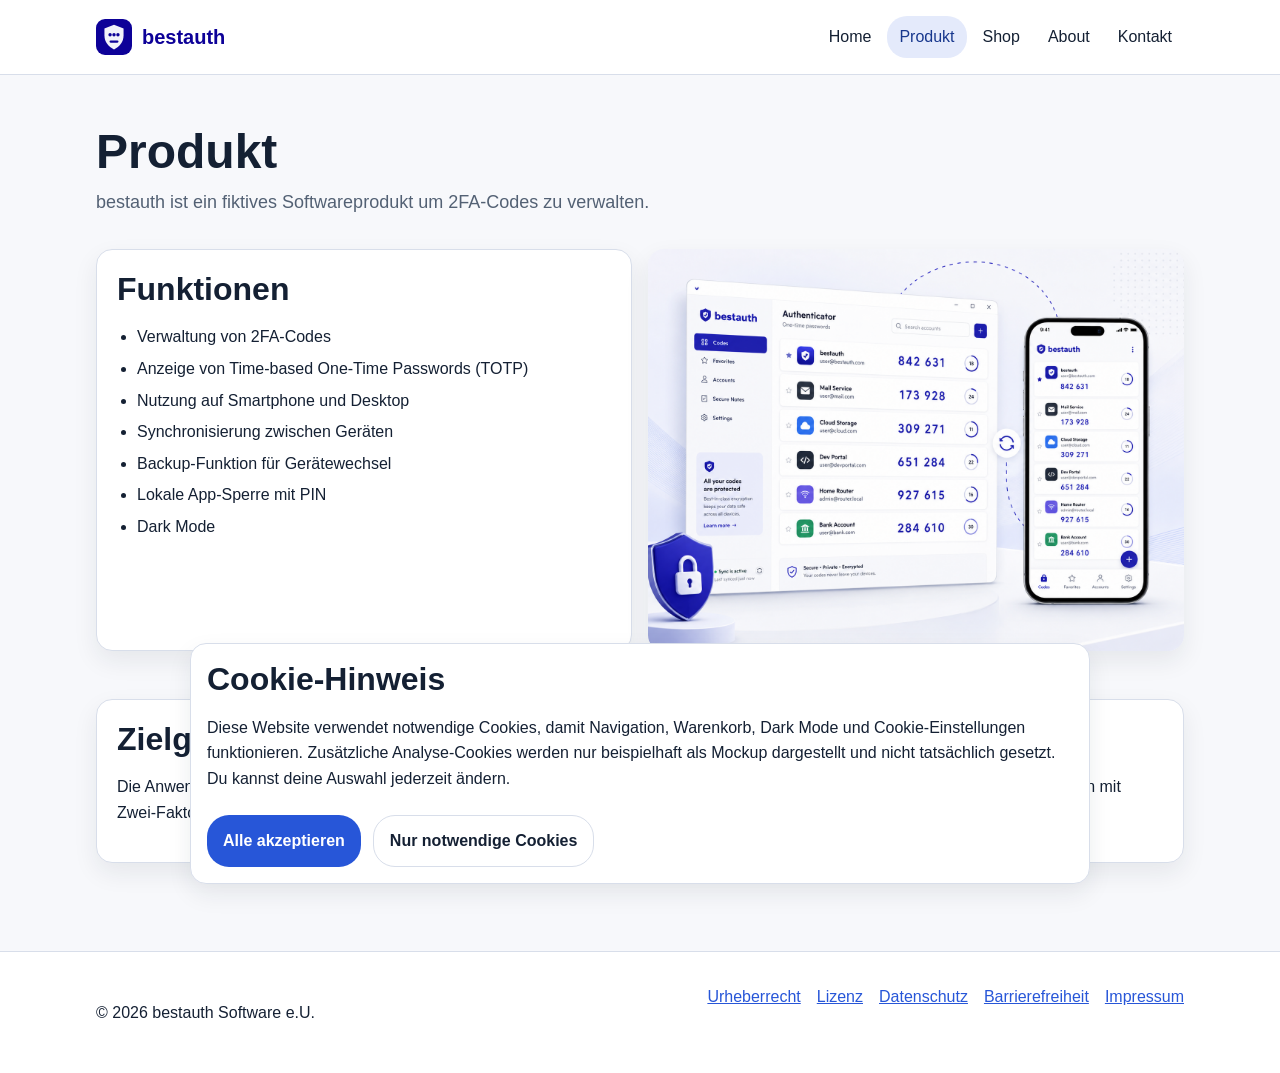
<file: product.html>
<!DOCTYPE html>
<html lang="de">
<head>
  <meta charset="UTF-8">
  <title> Produkt | bestauth</title>
  <link rel="stylesheet" href="css/style.css">
</head>
<body>
<a class="skip-link" href="#main">Zum Inhalt springen</a>
<header class="site-header">
  <div class="header-inner">
    <a class="logo" href="index.html" aria-label="bestauth Startseite">
      <img class="logo-mark" src="assets/icons/logo.svg" alt="" width="36" height="36">
      <span>bestauth</span>
    </a>
    <button class="nav-toggle" type="button" aria-expanded="false" aria-controls="main-navigation">Menü</button>
    <nav class="main-nav" id="main-navigation" aria-label="Hauptnavigation">
      <ul>
        <li><a href="index.html">Home</a></li>
        <li><a href="product.html" aria-current="page">Produkt</a></li>
        <li><a href="shop.html">Shop</a></li>
        <li><a href="about.html">About</a></li>
        <li><a href="contact.html">Kontakt</a></li>
      </ul>
    </nav>
  </div>
</header>
<main id="main">
  <section class="page-header">
    <div class="container">
      <h1>Produkt</h1>
      <p class="lead">bestauth ist ein fiktives Softwareprodukt um 2FA-Codes zu verwalten.</p>
    </div>
  </section>

  <section class="section">
    <div class="container two-col">
      <div class="card">
        <h2>Funktionen</h2>

        <ul class="check-list">
          <li>Verwaltung von 2FA-Codes</li>
          <li>Anzeige von Time-based One-Time Passwords (TOTP)</li>
          <li>Nutzung auf Smartphone und Desktop</li>
          <li>Synchronisierung zwischen Geräten</li>
          <li>Backup-Funktion für Gerätewechsel</li>
          <li>Lokale App-Sperre mit PIN</li>
          <li>Dark Mode</li>
        </ul>
      </div>

      <img class="page-image" src="assets/images/product.png" alt="Screenshot von bestauth">

      <p></p>

    </div>

    <div class="container">
      <div class="notice">
        <h2>Zielgruppe</h2>
        <p>
          Die Anwendung richtet sich an Studierende, Entwicklerinnen und Entwickler,
          Selbstständige und kleine Teams, die mehrere Online-Konten mit
          Zwei-Faktor-Authentifizierung nutzen.
        </p>
      </div>
    </div>
  </section>
</main>
<footer class="site-footer">
  <div class="footer-inner">
    <p>&copy; 2026 bestauth Software e.U. </p>
    <div class="footer-links">
      <a href="media-licenses.html">Urheberrecht</a>
      <a href="license.html">Lizenz</a>
      <a href="privacy.html">Datenschutz</a>
      <a href="accessibility.html">Barrierefreiheit</a>
      <a href="imprint.html">Impressum</a>
    </div>
  </div>
</footer>
<div class="cookie-banner" hidden>
  <h2>Cookie-Hinweis</h2>
  <p>Diese Website verwendet notwendige Cookies, damit Navigation, Warenkorb, Dark Mode und Cookie-Einstellungen funktionieren. Zusätzliche Analyse-Cookies werden nur beispielhaft als Mockup dargestellt und nicht tatsächlich gesetzt. Du kannst deine Auswahl jederzeit ändern.</p>
  <div class="actions">
    <button class="button button-primary" type="button" data-cookie-choice="all">Alle akzeptieren</button>
    <button class="button button-secondary" type="button" data-cookie-choice="necessary">Nur notwendige Cookies</button>
  </div>
</div>
<script src="js/script.js"></script>
</body>
</html>
</file>
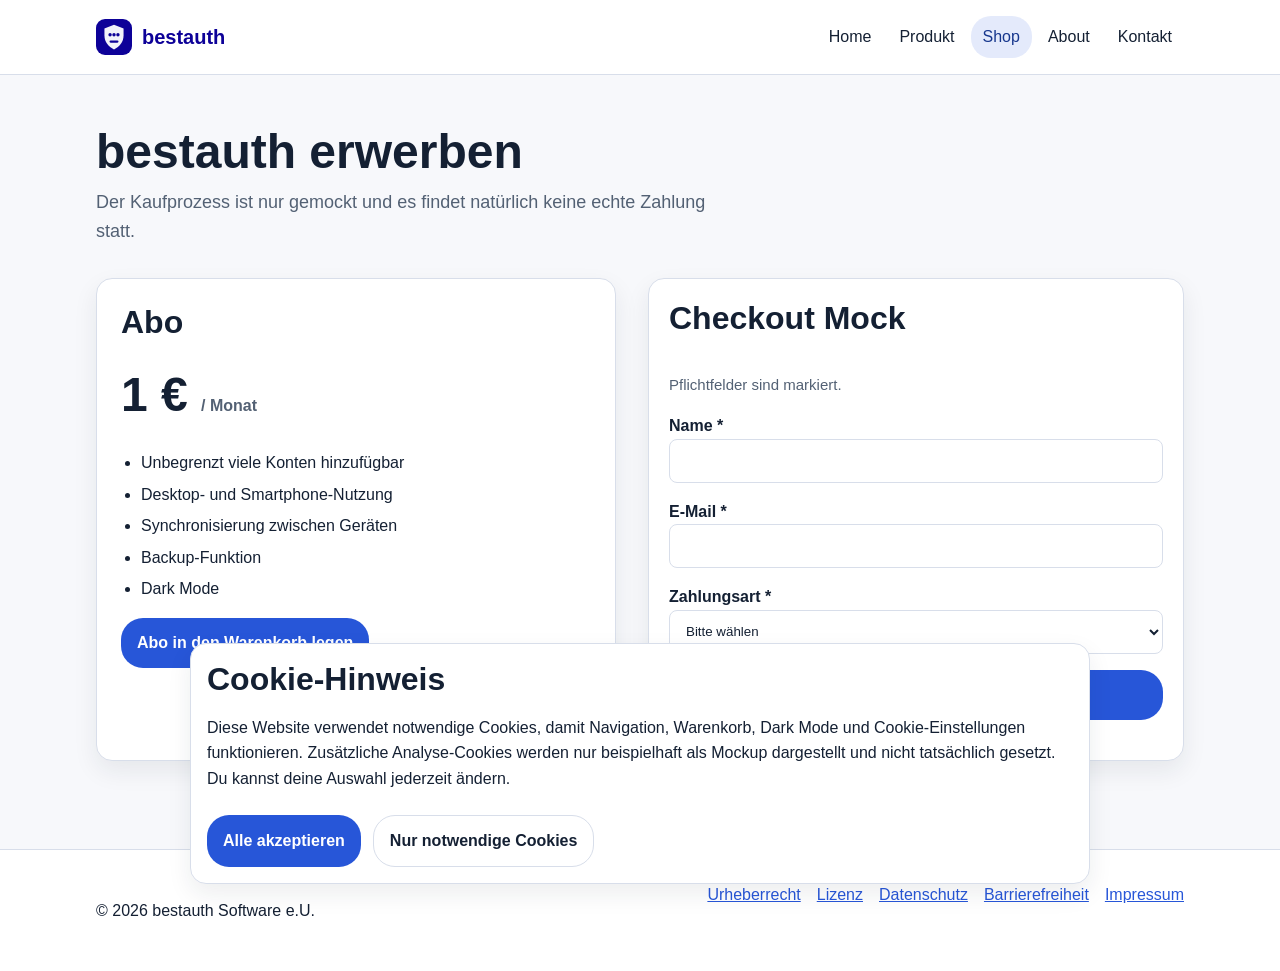
<file: shop.html>
<!DOCTYPE html>
<html lang="de">
<head>
  <meta charset="UTF-8">
    <title>Shop | bestauth</title>
  <link rel="stylesheet" href="css/style.css">
</head>
<body>
<a class="skip-link" href="#main">Zum Inhalt springen</a>
<header class="site-header">
  <div class="header-inner">
    <a class="logo" href="index.html" aria-label="bestauth Startseite">
      <img class="logo-mark" src="assets/icons/logo.svg" alt="" width="36" height="36">
      <span>bestauth</span>
    </a>
    <button class="nav-toggle" type="button" aria-expanded="false" aria-controls="main-navigation">Menü</button>
    <nav class="main-nav" id="main-navigation" aria-label="Hauptnavigation">
      <ul>
        <li><a href="index.html">Home</a></li>
        <li><a href="product.html">Produkt</a></li>
        <li><a href="shop.html" aria-current="page">Shop</a></li>
        <li><a href="about.html">About</a></li>
        <li><a href="contact.html">Kontakt</a></li>
      </ul>
    </nav>
  </div>
</header>
<main id="main">
  <section class="page-header"><div class="container"><h1>bestauth erwerben</h1><p class="lead">Der Kaufprozess ist nur gemockt und es findet natürlich keine echte Zahlung statt.</p></div></section>
  <section class="section"><div class="container two-col">
    <article class="pricing-card"><h2>Abo</h2><p class="price">1 € <small>/ Monat</small></p><ul class="check-list"><li>Unbegrenzt viele Konten hinzufügbar</li><li>Desktop- und Smartphone-Nutzung</li><li>Synchronisierung zwischen Geräten</li><li>Backup-Funktion</li><li>Dark Mode</li></ul><button class="button button-primary" type="button" data-add-subscription>Abo in den Warenkorb legen</button><p id="cart-message" class="sr-only" role="status"></p></article>
    <form class="form-card" data-demo-form novalidate><h2>Checkout Mock</h2><p class="help-text">Pflichtfelder sind markiert.</p><div><label for="name">Name *</label><input id="name" name="name" autocomplete="name" required></div><div><label for="email">E-Mail *</label><input id="email" name="email" type="email" autocomplete="email" required></div><div><label for="payment">Zahlungsart *</label><select id="payment" name="payment" required><option value="">Bitte wählen</option><option>Kreditkarte </option><option>PayPal </option></select></div><button class="button button-primary" type="submit">Kauf abschließen</button><p role="status" class="help-text"></p></form>
  </div></section>
</main>
<footer class="site-footer">
  <div class="footer-inner">
    <p>&copy; 2026 bestauth Software e.U.</p>
    <div class="footer-links">
      <a href="media-licenses.html">Urheberrecht</a>
      <a href="license.html">Lizenz</a>
      <a href="privacy.html">Datenschutz</a>
      <a href="accessibility.html">Barrierefreiheit</a>
      <a href="imprint.html">Impressum</a>
    </div>
  </div>
</footer>
<div class="cookie-banner" hidden>
  <h2>Cookie-Hinweis</h2>
  <p>Diese Website verwendet notwendige Cookies, damit Navigation, Warenkorb, Dark Mode und Cookie-Einstellungen funktionieren. Zusätzliche Analyse-Cookies werden nur beispielhaft als Mockup dargestellt und nicht tatsächlich gesetzt. Du kannst deine Auswahl jederzeit ändern.</p>
  <div class="actions">
    <button class="button button-primary" type="button" data-cookie-choice="all">Alle akzeptieren</button>
    <button class="button button-secondary" type="button" data-cookie-choice="necessary">Nur notwendige Cookies</button>
  </div>
</div>
<script src="js/script.js"></script>
</body>
</html>
</file>
<file: css/style.css>
:root {
  --bg: #f7f8fb;
  --box: #ffffff;
  --text: #142033;
  --muted: #536174;
  --blue: #2756d8;
  --darkblue: #17378d;
  --border: #d8deea;
  --focus: #ffbf47;
  --red: #b42318;
}

* {
  box-sizing: border-box;
}


body {
  margin: 0;
  background: var(--bg);
  color: var(--text);
  font-family: Arial, Helvetica, sans-serif;
  line-height: 1.6;
}

img,
svg {
  max-width: 100%;
  height: auto;
}

a {
  color: var(--blue);
}

a:hover {
  color: var(--darkblue);
}

a:focus-visible,
button:focus-visible,
input:focus-visible,
textarea:focus-visible,
select:focus-visible {
  outline: 3px solid var(--focus);
  outline-offset: 3px;
}

/* Skip link fuer Barrierefreiheit */
.skip-link {
  position: absolute;
  top: -60px;
  left: 16px;
  background: var(--focus);
  color: #111;
  padding: 10px 14px;
  border-radius: 0 0 8px 8px;
  z-index: 1000;
}

.skip-link:focus {
  top: 0;
}

/* Header bzw Navigation */

.site-header {
  background: var(--box);
  border-bottom: 1px solid var(--border);
  position: sticky;
  top: 0;
  z-index: 20;
}

.header-inner {
  max-width: 1120px;
  margin: auto;
  padding: 16px;
  display: flex;
  align-items: center;
  justify-content: space-between;
  gap: 16px;
}

.logo {
  display: flex;
  align-items: center;
  gap: 10px;
  color: #0d0198;
  font-family: Helvetica, Arial, sans-serif;
  font-weight: bold;
  font-size: 20px;
  text-decoration: none;
}

.logo-mark {
  width: 36px;
  height: 36px;
}

.main-nav ul {
  list-style: none;
  padding: 0;
  margin: 0;
  display: flex;
  gap: 4px;
  flex-wrap: wrap;
}

.main-nav a {
  display: inline-block;
  text-decoration: none;
  color: var(--text);
  padding: 8px 12px;
  border-radius: 20px;
}

.main-nav a:hover,
.main-nav a[aria-current="page"] {
  background: rgba(39, 86, 216, 0.12);
  color: var(--darkblue);
}

.header-actions {
  display: flex;
  align-items: center;
  gap: 8px;
}

button,
.button {
  font: inherit;
  cursor: pointer;
}

.nav-toggle {
  display: none;
}

.theme-toggle,
.nav-toggle {
  background: transparent;
  color: var(--text);
  border: 1px solid var(--border);
  padding: 9px 13px;
  border-radius: 20px;
}

/* Layout einfach */

.container {
  max-width: 1120px;
  margin: auto;
  padding: 0 16px;
}

.section {
  padding: 40px 0;
}

.page-header {
  padding: 48px 0 16px;
}

.page-header + .section {
  padding-top: 16px;
}

.page-header h1 {
  margin-bottom: 8px;
}

.page-header .lead {
  margin-top: 0;
  margin-bottom: 0;
}

.hero {
  padding: 64px 0 48px;
}

.hero-grid {
  display: grid;
  grid-template-columns: 1.2fr 0.8fr;
  gap: 32px;
  align-items: center;
}

.grid {
  display: grid;
  grid-template-columns: repeat(3, 1fr);
  gap: 16px;
}

.two-col {
  display: grid;
  grid-template-columns: 1fr 1fr;
  gap: 16px;
}

/* Text */

h1,
h2,
h3 {
  margin-top: 0;
  line-height: 1.2;
}

h1 {
  font-size: 48px;
  margin-bottom: 16px;
}

h2 {
  font-size: 32px;
  margin-bottom: 16px;
}

h3 {
  font-size: 20px;
}

.lead {
  color: var(--muted);
  font-size: 18px;
  max-width: 65ch;
}

.eyebrow {
  color: var(--darkblue);
  font-weight: bold;
  text-transform: uppercase;
  letter-spacing: 1px;
  font-size: 14px;
}

/* Button behaviour */

.actions {
  display: flex;
  gap: 12px;
  flex-wrap: wrap;
  margin-top: 24px;
}

.button {
  display: inline-flex;
  align-items: center;
  justify-content: center;
  min-height: 44px;
  padding: 12px 16px;
  border-radius: 22px;
  text-decoration: none;
  font-weight: bold;
  border: 0;
}

.button-primary {
  background: var(--blue);
  color: white;
}

.button-primary:hover {
  background: var(--darkblue);
  color: white;
}

.button-secondary {
  background: var(--box);
  color: var(--text);
  border: 1px solid var(--border);
}

.button-secondary:hover {
  background: rgba(39, 86, 216, 0.08);
}

/* Card bzw Form und Karten */

.card {
  background: var(--box);
  border: 1px solid var(--border);
  border-radius: 16px;
  padding: 20px;
  box-shadow: 0 10px 25px rgba(20, 32, 51, 0.08);
}

.notice {
  background: var(--box);
  border: 1px solid var(--border);
  border-radius: 16px;
  padding: 20px;
  box-shadow: 0 10px 25px rgba(20, 32, 51, 0.08);
}

.brand-card {
  display: flex;
  flex-direction: column;
}

.license-cards {
  display: grid;
  gap: 16px;
}

.brand-preview {
  margin-top: auto;
  min-height: 96px;
  display: flex;
  align-items: center;
  justify-content: center;
  padding-top: 20px;
}

.wordmark-preview {
  color: #0d0198;
  font-family: Helvetica, Arial, sans-serif;
  font-size: 2.4rem;
  font-weight: 700;
}

.logo-preview {
  width: 76px;
  height: 76px;
}

.color-preview {
  gap: 12px;
  font-weight: 700;
}

.color-box {
  width: 56px;
  height: 56px;
  border-radius: 8px;
  background: #0d0198;
  border: 1px solid var(--border);
}

.form-card {
  background: var(--box);
  border: 1px solid var(--border);
  border-radius: 16px;
  padding: 20px;
  box-shadow: 0 10px 25px rgba(20, 32, 51, 0.08);
}

.pricing-card {
  background: var(--box);
  border: 1px solid var(--border);
  border-radius: 16px;
  padding: 24px;
  max-width: 520px;
  box-shadow: 0 10px 25px rgba(20, 32, 51, 0.08);
}

.mockup {
  background: var(--box);
  border: 1px solid var(--border);
  border-radius: 16px;
  padding: 16px;
  box-shadow: 0 10px 25px rgba(20, 32, 51, 0.08);
}

.mockup-screen {
  border: 1px solid var(--border);
  border-radius: 14px;
  padding: 16px;
  background: linear-gradient(135deg, rgba(39, 86, 216, 0.1), rgba(39, 86, 216, 0.02));
}

.mockup-code {
  display: flex;
  justify-content: space-between;
  align-items: center;
  margin-top: 12px;
  padding: 12px;
  border-radius: 12px;
  background: var(--box);
  border: 1px solid var(--border);
  font-family: monospace;
  font-size: 19px;
}

.page-image {
  width: 100%;
  min-height: 220px;
  height: 100%;
  object-fit: cover;
  border-radius: 16px;
  box-shadow: 0 10px 25px rgba(20, 32, 51, 0.08);
}

/*Prices bzw Listen*/

.price {
  font-size: 48px;
  font-weight: bold;
  margin: 8px 0;
}

.price small {
  font-size: 16px;
  color: var(--muted);
}

.check-list {
  padding-left: 20px;
}

.check-list li {
  margin-bottom: 6px;
}

/*Fomrs*/

form {
  display: grid;
  gap: 16px;
}

label {
  font-weight: bold;
}

input,
textarea,
select {
  width: 100%;
  min-height: 44px;
  padding: 12px;
  border: 1px solid var(--border);
  border-radius: 8px;
  background: var(--box);
  color: var(--text);
}

.help-text {
  color: var(--muted);
  font-size: 15px;
  margin: 4px 0 0;
}

.form-error {
  color: var(--red);
  font-weight: bold;
}

/*Tabellen*/

.table-wrap {
  overflow-x: auto;
  border: 1px solid var(--border);
  border-radius: 16px;
  background: var(--box);
}

table {
  width: 100%;
  border-collapse: collapse;
}

th,
td {
  padding: 14px;
  border-bottom: 1px solid var(--border);
  text-align: left;
  vertical-align: top;
}

th {
  background: rgba(39, 86, 216, 0.08);
}

/*Cookies*/

.cookie-banner {
  position: fixed;
  left: 16px;
  right: 16px;
  bottom: 16px;
  max-width: 900px;
  margin: auto;
  padding: 16px;
  border-radius: 16px;
  background: var(--box);
  border: 1px solid var(--border);
  box-shadow: 0 10px 25px rgba(20, 32, 51, 0.08);
  z-index: 50;
}

.cookie-banner[hidden] {
  display: none;
}

/*Footer*/

.site-footer {
  margin-top: 48px;
  border-top: 1px solid var(--border);
  background: var(--box);
}


.footer-inner {
  max-width: 1120px;
  margin: auto;
  padding: 32px 16px;
  display: flex;
  justify-content: space-between;
  gap: 16px;
  flex-wrap: wrap;
}

.footer-links {
  display: flex;
  gap: 16px;
  flex-wrap: wrap;
}

.sr-only {
  position: absolute;
  width: 1px;
  height: 1px;
  padding: 0;
  margin: -1px;
  overflow: hidden;
  clip: rect(0, 0, 0, 0);
  white-space: nowrap;
  border: 0;
}

@media (prefers-reduced-motion: reduce) {
  * {
    animation-duration: 0.01ms !important;
    animation-iteration-count: 1 !important;
    scroll-behavior: auto !important;
  }
}
</file>
